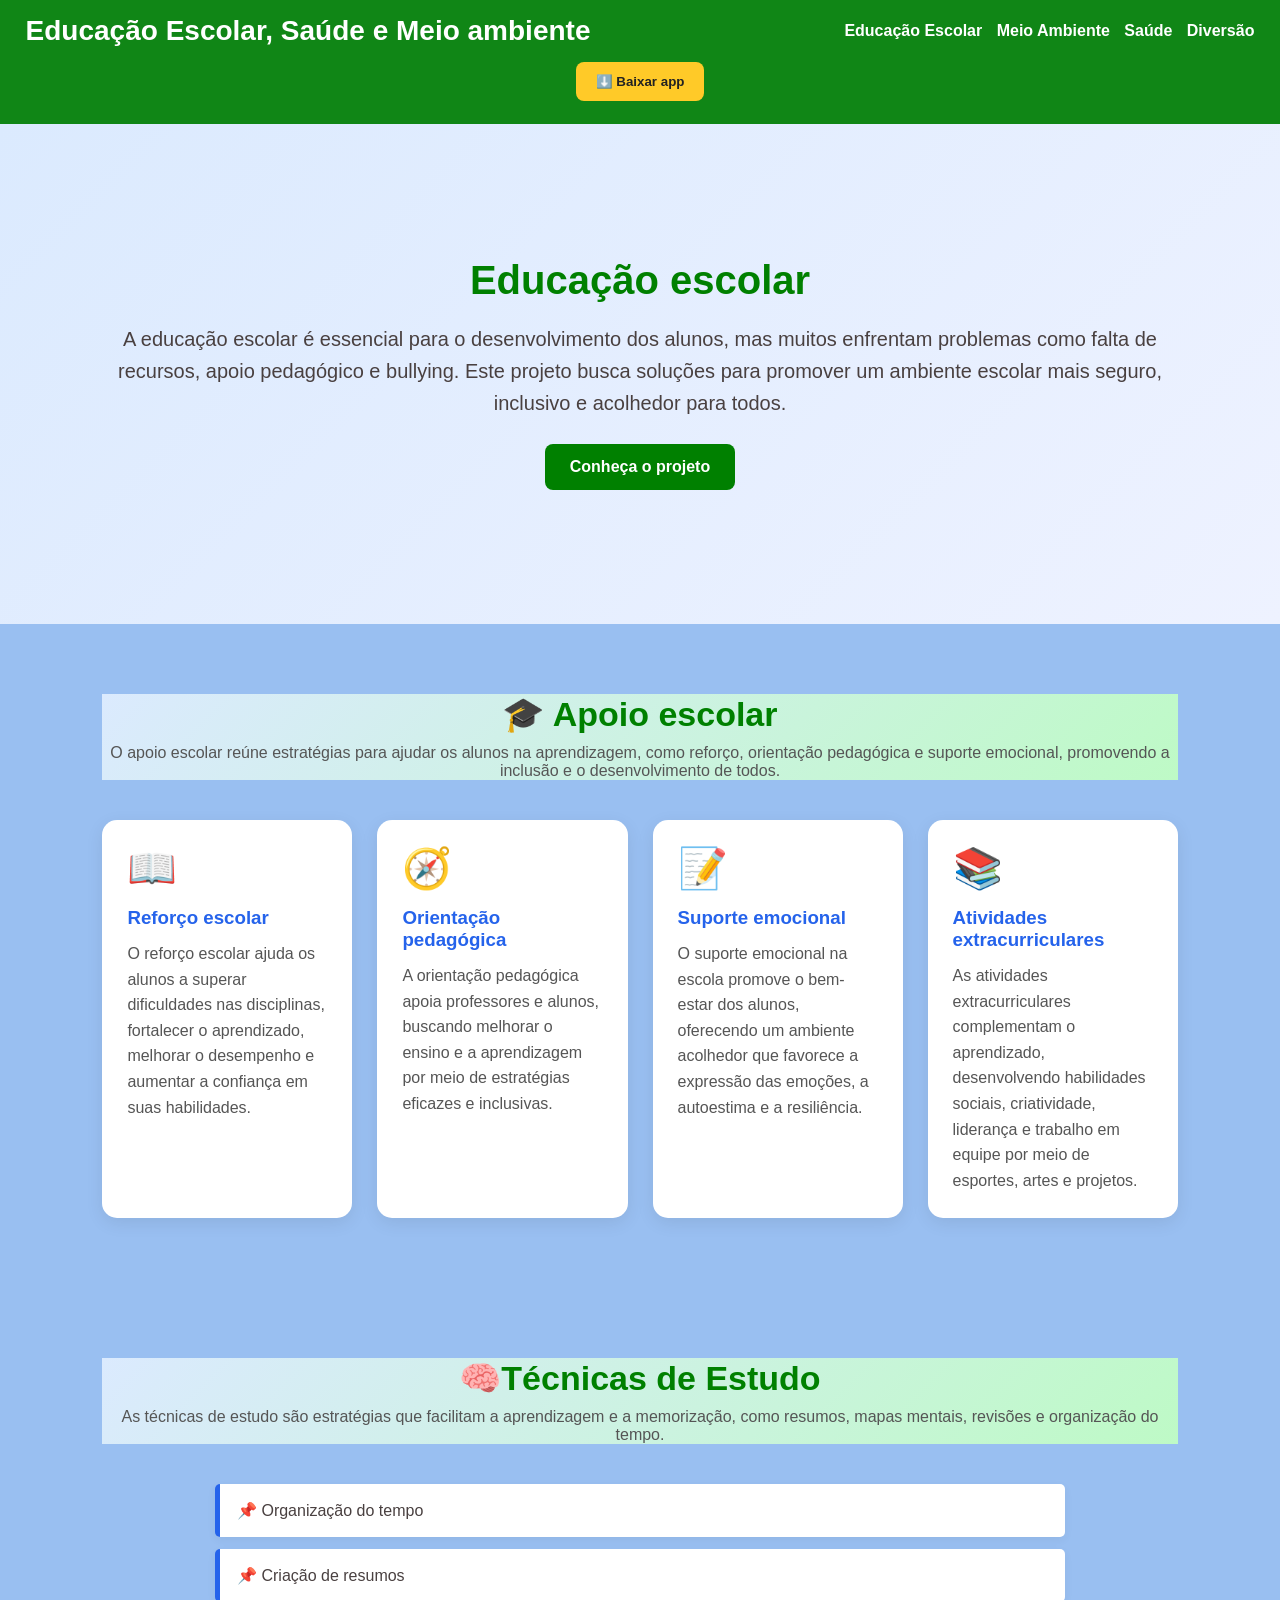
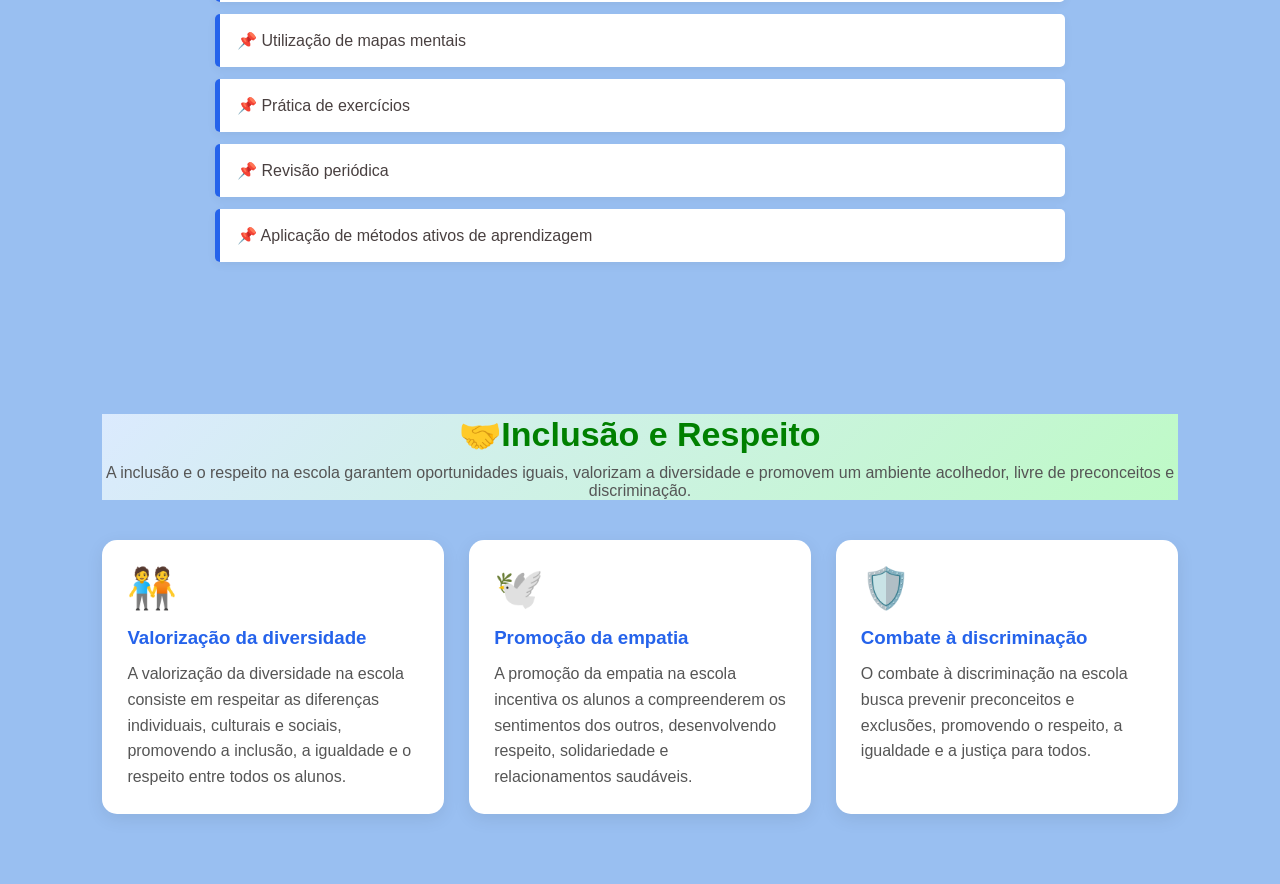
<file: index.html>
<!DOCTYPE html>
<html lang="pt-br">
<head>
    <meta charset="UTF-8">
    <meta name="viewport" content="width=device-width, initial-scale=1.0">
    <title>Educação escolar, Saúde e Meio ambiente</title>
    <meta name="theme-color" content="#108616">
    <link rel="stylesheet" href="./style.css">
    <style>
      /* Ajustes somente para telas pequenas; style.css permanece intacto. */
      @media (max-width: 600px) {
        header { padding: 12px 4%; }
        .topo { gap: 12px; }
        .logo { font-size: 21px; line-height: 1.3; overflow-wrap: anywhere; }
        nav { display: flex; flex-wrap: wrap; justify-content: center; gap: 6px; }
        nav a { margin: 3px; font-size: 14px; }
        .install-area { margin-top: 12px; }
        .app { min-height: auto; padding: 42px 5%; }
        .app h1 { font-size: clamp(28px, 8vw, 36px); line-height: 1.2; }
        .app p { font-size: 17px; line-height: 1.55; }
        section { padding: 42px 5%; }
        .titulo { padding: 12px; overflow-wrap: anywhere; }
        .titulo h2 { font-size: clamp(24px, 6.5vw, 30px); line-height: 1.25; }
        .titulo p, .card p { font-size: 16px; line-height: 1.55; }
        .cards { grid-template-columns: minmax(0, 1fr); gap: 16px; }
        .card { min-width: 0; padding: 20px; overflow-wrap: anywhere; }
        .tecnica li { overflow-wrap: anywhere; }
      }
    </style>
    <link rel="manifest" href="manifest.json">
</head>
<body>
    <header>
            <div class="topo">
              <div class="logo">Educação Escolar, Saúde e Meio ambiente</div>
            
            <nav>
                <a href="index.html">Educação Escolar</a>
                <a href="meio_ambiente.html">Meio Ambiente</a>
                <a href="saude.html">Saúde</a>
                <a href="diversao.html">Diversão</a>
            </nav>
    </div>
            <div class="install-area">
                <button class="install-button" id="installAppButton" type="button">⬇️ Baixar app</button>
                <p class="install-message" id="installAppMessage" aria-live="polite"></p>
            </div>
   </header>
            <section class="app">
                <div>
                    <h1>
                    Educação escolar
                   </h1>
                    <p>A educação escolar é essencial para o desenvolvimento dos alunos, mas muitos enfrentam 
                      problemas como falta de recursos, apoio pedagógico e bullying. Este projeto busca soluções
                       para promover um ambiente escolar mais seguro, inclusivo e acolhedor para todos.
                </p>
                <a href="#apoio" class="botao">Conheça o projeto</a>
               </div>
            </section>

            <section id="apoio">
                <div class="titulo">
                    <h2>
                     🎓 Apoio escolar
                   </h2>

                    <p>O apoio escolar reúne estratégias para ajudar os alunos na 
                      aprendizagem, como reforço, orientação pedagógica e suporte 
                      emocional, promovendo a inclusão e o desenvolvimento de todos.
                </p>
               </div>
               <div class="cards">
                <div class="card">
                    <div class="emoji">📖</div>
                    <h3> Reforço escolar</h3>
                    <p>O reforço escolar ajuda os alunos a superar dificuldades nas 
                      disciplinas, fortalecer o aprendizado, melhorar o desempenho e 
                      aumentar a confiança em suas habilidades.</p>
                </div>
                <div class="card">
                    <div class="emoji">🧭</div>
                    <h3>Orientação pedagógica</h3>
                    <p>A orientação pedagógica apoia professores e alunos, buscando melhorar o ensino e a aprendizagem por meio de estratégias eficazes e inclusivas.</p>
                </div>
                <div class="card">
                    <div class="emoji">📝</div>
                    <h3> Suporte emocional</h3>
                    <p>O suporte emocional na escola promove o bem-estar dos alunos, oferecendo um ambiente acolhedor que favorece a expressão das emoções, a autoestima e a resiliência.</p>
                </div>
                <div class="card">
                    <div class="emoji">📚</div>
                    <h3>Atividades extracurriculares</h3>
                    <p>As atividades extracurriculares complementam o aprendizado, desenvolvendo habilidades sociais, criatividade, liderança e trabalho em equipe por meio de esportes, artes e projetos.</p>
                </div>
               </div>
            </section>
            <section id="estudo">
              <div class="titulo">
                <h2>🧠Técnicas de Estudo</h2>
                <p>As técnicas de estudo são estratégias que facilitam a aprendizagem e a memorização, como resumos, mapas mentais, revisões e organização do tempo.</p>
              </div>
              <ul class="tecnica">
                <div class="tecnica">
                  <li>📌 Organização do tempo</li>
                </div>
                <div class="tecnica">
                  <li>📌 Criação de resumos</li>
                </div>
                <div class="tecnica">
                  <li>📌 Utilização de mapas mentais</li>
                </div>
                <div class="tecnica">
                  <li>📌 Prática de exercícios</li>
                </div>
                <div class="tecnica">
                  <li>📌 Revisão periódica</li>
                </div>
                <div class="tecnica">
                  <li>📌 Aplicação de métodos ativos de aprendizagem</li>
                </div>
              </ul>
            </section>
            <section id="motivacao">
              <div class="titulo">
                <h2>🤝Inclusão e Respeito</h2>
                <p>A inclusão e o respeito na escola garantem oportunidades iguais, valorizam a diversidade e promovem um ambiente acolhedor, livre de preconceitos e discriminação.</p>
              </div>
              <div class="cards">
                <div class="card">
                    <div class="emoji">🧑‍🤝‍🧑</div>
                  <h3>Valorização da diversidade</h3>
                  <p>A valorização da diversidade na escola consiste em respeitar as diferenças individuais, culturais e sociais, promovendo a inclusão, a igualdade e o respeito entre todos os alunos.</p>
                </div>
                <div class="card">
                    <div class="emoji">🕊️</div>
                  <h3>Promoção da empatia</h3>
                  <p>A promoção da empatia na escola incentiva os alunos a compreenderem os sentimentos dos outros, desenvolvendo respeito, solidariedade e relacionamentos saudáveis.</p>
                </div>
                <div class="card">
                    <div class="emoji">🛡️</div>
                  <h3>Combate à discriminação</h3>
                  <p>O combate à discriminação na escola busca prevenir preconceitos e exclusões, promovendo o respeito, a igualdade e a justiça para todos.</p>
                </div>
            </section>
    <script src="./pwa.js" defer></script>
    <script>
      let nome = prompt("Qual é o seu nome?");
      window.alert(`Olá, ${nome}! Bem-vindo(a) ao nosso site sobre Educação Escolar, Saúde e Meio Ambiente! 
      Você está prestes a explorar informações valiosas sobre educação, saúde e meio ambiente. Aproveite a leitura e descubra como podemos contribuir para um futuro melhor!`);
    </script>
</body>
</html>
</file>
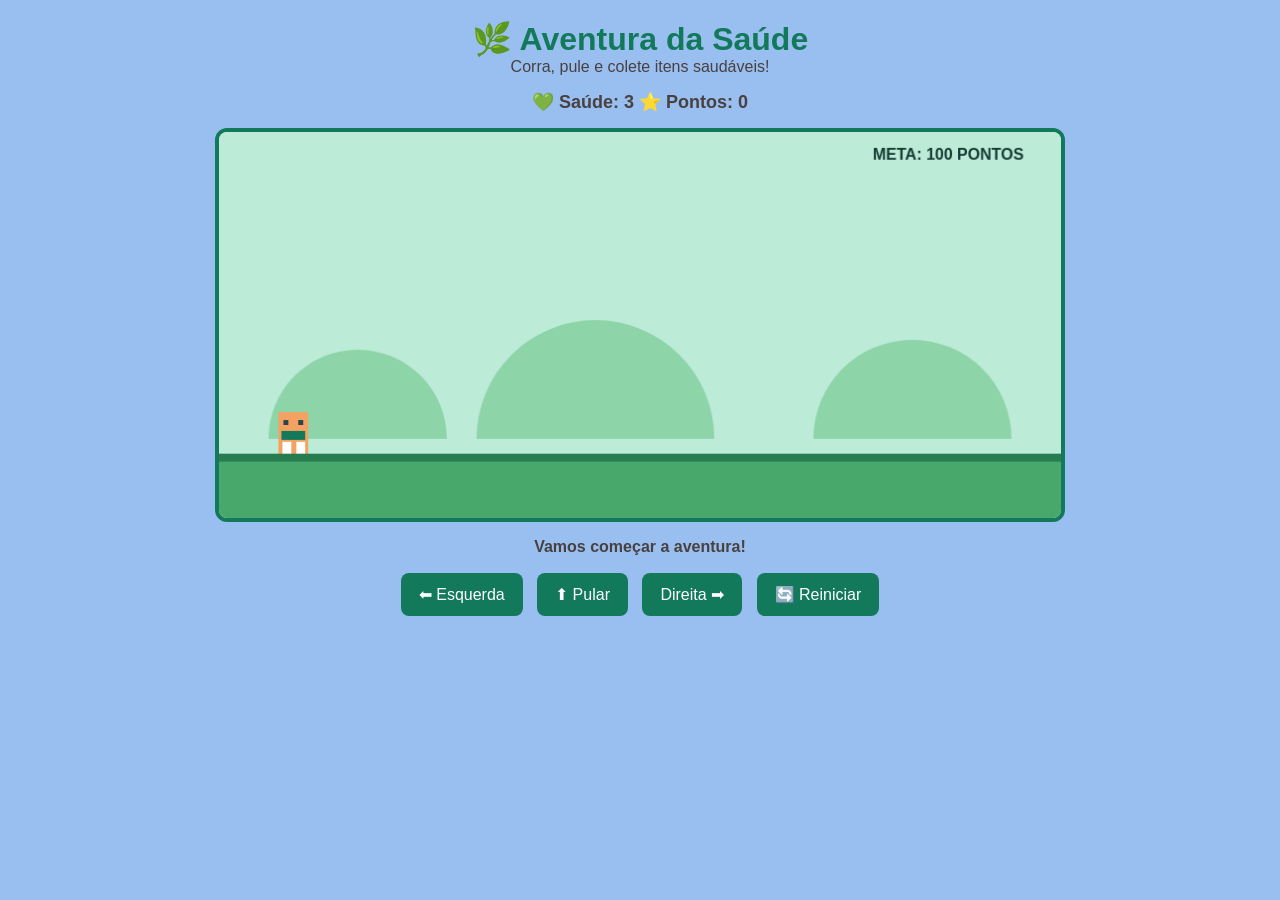
<file: aventura_da_aventura.html>
<!DOCTYPE html>
<html lang="pt-BR">
<head>
<meta charset="UTF-8">
<meta name="viewport" content="width=device-width, initial-scale=1.0">
<title>Aventura da Saúde</title>

<style>
* {
    box-sizing: border-box;
}

body {
    margin: 0;
    padding: 20px;
    font-family: Arial, sans-serif;
    text-align: center;
    background: #eaf8f1;
    color: #173b35;
}

h1 {
    color: #13795b;
}

.info {
    font-size: 18px;
    font-weight: bold;
    margin: 15px;
}

canvas {
    width: 100%;
    max-width: 850px;
    background: #bcebd7;
    border: 4px solid #13795b;
    border-radius: 12px;
}

button {
    padding: 12px 18px;
    margin: 5px;
    border: none;
    border-radius: 8px;
    background: #13795b;
    color: white;
    font-size: 16px;
    cursor: pointer;
}

button:hover {
    background: #0d6047;
}

#mensagem {
    font-weight: bold;
    margin: 12px;
}
</style>
    <link rel="stylesheet" href="style.css">
    <link rel="manifest" href="manifest.json">
    <meta name="theme-color" content="#1b5e20">
</head>

<body>

<h1>🌿 Aventura da Saúde</h1>
<p>Corra, pule e colete itens saudáveis!</p>

<div class="info">
    💚 Saúde: <span id="saude">3</span>
    ⭐ Pontos: <span id="pontos">0</span>
</div>

<canvas id="jogo" width="850" height="390"></canvas>

<p id="mensagem">
    Use as setas para andar e ESPAÇO para pular!
</p>

<button id="esquerda">⬅ Esquerda</button>
<button id="pular">⬆ Pular</button>
<button id="direita">Direita ➡</button>
<button id="reiniciar">🔄 Reiniciar</button>

<script>
const canvas = document.getElementById("jogo");
const ctx = canvas.getContext("2d");

const chao = 325;

let personagem;
let obstaculos;
let itens;
let teclas;
let saude;
let pontos;
let quadro;
let fim;
let invencivel;

function iniciar() {
    personagem = {
        x: 60,
        y: chao - 42,
        largura: 30,
        altura: 42,
        velocidadeY: 0,
        noChao: true
    };

    obstaculos = [];
    itens = [];
    teclas = {};

    saude = 3;
    pontos = 0;
    quadro = 0;
    fim = false;
    invencivel = 0;

    document.getElementById("mensagem").textContent =
        "Vamos começar a aventura!";

    atualizarInfo();
}

function atualizarInfo() {
    document.getElementById("saude").textContent = saude;
    document.getElementById("pontos").textContent = pontos;
}

function pular() {
    if (!fim && personagem.noChao) {
        personagem.velocidadeY = -12;
        personagem.noChao = false;
    }
}

document.addEventListener("keydown", function(e) {
    teclas[e.key] = true;

    if (e.key === " " || e.key === "ArrowUp") {
        e.preventDefault();
        pular();
    }
});

document.addEventListener("keyup", function(e) {
    teclas[e.key] = false;
});

document.getElementById("esquerda").onpointerdown =
    () => teclas.ArrowLeft = true;

document.getElementById("direita").onpointerdown =
    () => teclas.ArrowRight = true;

["esquerda", "direita"].forEach(id => {
    const botao = document.getElementById(id);

    ["pointerup", "pointerleave", "pointercancel"].forEach(evento => {
        botao.addEventListener(evento, () => {
            teclas[id === "esquerda" ? "ArrowLeft" : "ArrowRight"] = false;
        });
    });
});

document.getElementById("pular").onclick = pular;
document.getElementById("reiniciar").onclick = iniciar;

function colidiu(a, b) {
    return a.x < b.x + b.largura &&
           a.x + a.largura > b.x &&
           a.y < b.y + b.altura &&
           a.y + a.altura > b.y;
}

function criarObjetos() {
    if (quadro % 85 === 0) {
        obstaculos.push({
            x: canvas.width,
            y: chao - 28,
            largura: 28,
            altura: 28,
            emoji: Math.random() < 0.5 ? "🪨" : "💦"
        });
    }

    if (quadro % 110 === 0) {
        itens.push({
            x: canvas.width,
            y: chao - 70 - Math.random() * 60,
            largura: 25,
            altura: 25,
            emoji: Math.random() < 0.5 ? "🍎" : "💧"
        });
    }
}

function desenharCenario() {
    ctx.fillStyle = "#bcebd7";
    ctx.fillRect(0, 0, canvas.width, canvas.height);

    // Morros
    ctx.fillStyle = "#8dd5a9";

    ctx.beginPath();
    ctx.arc(140, 310, 90, Math.PI, 0);
    ctx.arc(380, 310, 120, Math.PI, 0);
    ctx.arc(700, 310, 100, Math.PI, 0);
    ctx.fill();

    // Chão
    ctx.fillStyle = "#48a86c";
    ctx.fillRect(0, chao, canvas.width, 65);

    ctx.fillStyle = "#277d50";
    ctx.fillRect(0, chao, canvas.width, 8);
}

function desenharPersonagem() {
    ctx.fillStyle = "#f4a261";
    ctx.fillRect(
        personagem.x,
        personagem.y,
        personagem.largura,
        personagem.altura
    );

    // Olhos
    ctx.fillStyle = "#264653";
    ctx.fillRect(personagem.x + 5, personagem.y + 8, 5, 5);
    ctx.fillRect(personagem.x + 20, personagem.y + 8, 5, 5);

    // Roupa
    ctx.fillStyle = "#13795b";
    ctx.fillRect(personagem.x + 3, personagem.y + 19, 24, 9);

    // Pernas
    ctx.fillStyle = "#ffffff";
    ctx.fillRect(personagem.x + 4, personagem.y + 30, 9, 12);
    ctx.fillRect(personagem.x + 18, personagem.y + 30, 9, 12);
}

function desenharObjetos() {
    ctx.font = "28px Arial";

    obstaculos.forEach(o => {
        ctx.fillText(o.emoji, o.x, o.y + 25);
    });

    itens.forEach(i => {
        ctx.fillText(i.emoji, i.x, i.y + 23);
    });
}

function terminar(vitoria) {
    fim = true;

    document.getElementById("mensagem").textContent =
        vitoria
        ? "🏆 Parabéns! Você venceu a Aventura da Saúde!"
        : "💚 Fim de jogo! Clique em Reiniciar para tentar novamente.";
}

function atualizar() {
    if (fim) return;

    quadro++;

    // Movimento horizontal
    if (teclas.ArrowLeft) personagem.x -= 4;
    if (teclas.ArrowRight) personagem.x += 4;

    personagem.x = Math.max(
        0,
        Math.min(canvas.width - personagem.largura, personagem.x)
    );

    // Gravidade e pulo
    personagem.y += personagem.velocidadeY;
    personagem.velocidadeY += 0.6;

    if (personagem.y + personagem.altura >= chao) {
        personagem.y = chao - personagem.altura;
        personagem.velocidadeY = 0;
        personagem.noChao = true;
    }

    if (invencivel > 0) invencivel--;

    criarObjetos();

    const velocidade = 4 + Math.min(3, pontos / 150);

    // Obstáculos
    obstaculos.forEach(o => {
        o.x -= velocidade;

        if (colidiu(personagem, o) && invencivel === 0) {
            saude--;
            invencivel = 60;

            document.getElementById("mensagem").textContent =
                "Ops! Pule os obstáculos para proteger sua saúde!";

            atualizarInfo();

            if (saude <= 0) terminar(false);
        }
    });

    // Itens saudáveis
    itens.forEach(i => {
        i.x -= velocidade;

        if (colidiu(personagem, i)) {
            i.x = -100;
            pontos += 10;

            document.getElementById("mensagem").textContent =
                i.emoji === "💧"
                ? "Muito bem! A água é importante para o corpo!"
                : "Boa! Frutas fazem parte de uma alimentação saudável!";

            atualizarInfo();

            if (pontos >= 100) terminar(true);
        }
    });

    obstaculos = obstaculos.filter(o => o.x > -50);
    itens = itens.filter(i => i.x > -50);
}

function desenhar() {
    desenharCenario();
    desenharObjetos();
    desenharPersonagem();

    ctx.fillStyle = "#173b35";
    ctx.font = "bold 16px Arial";
    ctx.fillText("META: 100 PONTOS", 660, 28);
}

function loop() {
    atualizar();
    desenhar();
    requestAnimationFrame(loop);
}

iniciar();
loop();
</script>


<section class="instalacao" aria-label="Instalar aplicativo"><button id="installAppButton" type="button" hidden>Instalar aplicativo</button><p id="installAppMessage" aria-live="polite"></p></section>
    <script src="pwa.js" defer></script>
</body>
</html>
</file>
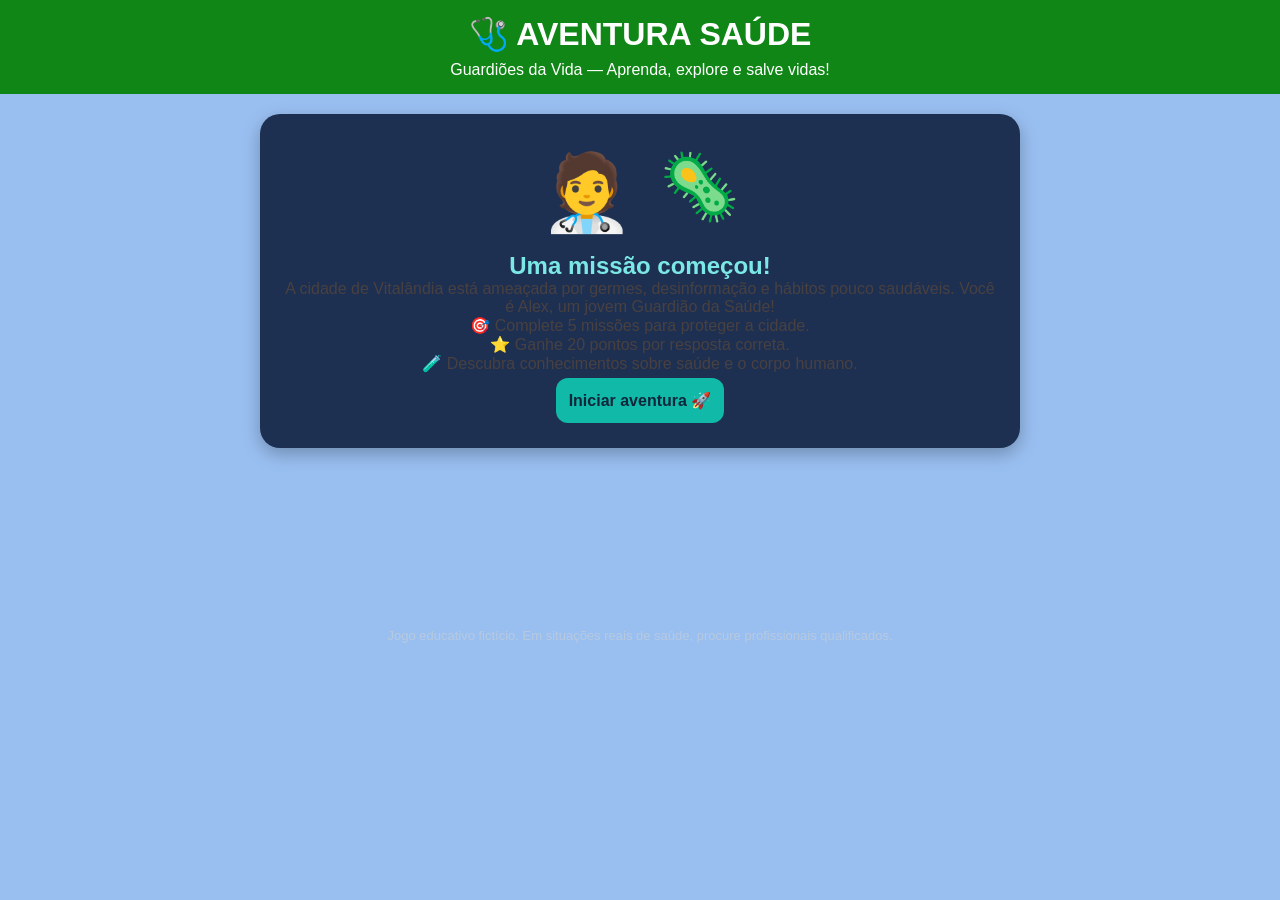
<file: bioaventura.html>
<!DOCTYPE html>
<html lang="pt-BR">
<head>
<meta charset="UTF-8">
<meta name="viewport" content="width=device-width, initial-scale=1.0">
<title>Aventura Saúde</title>

<style>
* { box-sizing: border-box; }

body {
    margin: 0;
    font-family: Arial, sans-serif;
    color: white;
    background: #101c35;
    text-align: center;
}

header {
    padding: 22px 10px;
    background: #087f8c;
}

h1 { margin: 0 0 8px; }

main {
    width: 94%;
    max-width: 760px;
    margin: 20px auto;
}

.painel {
    background: #1d3052;
    padding: 20px;
    border-radius: 20px;
    box-shadow: 0 6px 18px #0004;
}

.personagens {
    display: flex;
    justify-content: center;
    gap: 25px;
    margin: 15px 0;
}

.heroi {
    font-size: 75px;
    animation: flutuar 2s infinite ease-in-out;
}

.monstro {
    font-size: 65px;
}

@keyframes flutuar {
    50% { transform: translateY(-8px); }
}

.status {
    display: flex;
    justify-content: space-around;
    flex-wrap: wrap;
    gap: 10px;
    margin: 18px 0;
}

.status span {
    background: #30486d;
    padding: 10px;
    border-radius: 10px;
}

.mapa {
    display: flex;
    flex-wrap: wrap;
    justify-content: center;
    gap: 10px;
    margin: 20px 0;
}

.fase {
    background: #30486d;
    border: 2px solid #527096;
    color: white;
    padding: 13px;
    border-radius: 12px;
    cursor: pointer;
}

.fase.atual {
    border-color: #ffe066;
    background: #48658b;
}

.fase:disabled {
    opacity: 0.4;
    cursor: not-allowed;
}

h2 { color: #7ce8e5; }

button {
    font-size: 16px;
    cursor: pointer;
    border: none;
    border-radius: 12px;
    padding: 13px;
    margin: 5px;
}

.acao {
    background: #10b9a8;
    color: #10263b;
    font-weight: bold;
}

.opcao {
    width: 100%;
    background: #30486d;
    color: white;
    text-align: left;
    margin: 6px 0;
    border: 2px solid transparent;
}

.opcao:hover:not(:disabled) {
    border-color: #7ce8e5;
}

.opcao:disabled { cursor: default; }

.certa {
    background: #176b4a !important;
    border-color: #64edaa !important;
}

.errada {
    background: #873b49 !important;
    border-color: #ff8794 !important;
}

#feedback {
    line-height: 1.6;
    min-height: 24px;
}

.barra {
    background: #40516b;
    height: 12px;
    border-radius: 10px;
    overflow: hidden;
}

#progresso {
    width: 0%;
    height: 100%;
    background: #ffe066;
    transition: width .3s;
}

.escondido { display: none; }

footer {
    padding: 20px;
    color: #b7c9df;
    font-size: 13px;
}
</style>
    <link rel="stylesheet" href="style.css">
    <link rel="manifest" href="manifest.json">
    <meta name="theme-color" content="#1b5e20">
</head>

<body>

<header>
    <h1>🩺 AVENTURA SAÚDE</h1>
    <p>Guardiões da Vida — Aprenda, explore e salve vidas!</p>
</header>

<main>
<section class="painel" id="inicio">
    <div class="personagens">
        <div class="heroi">🧑‍⚕️</div>
        <div class="monstro">🦠</div>
    </div>

    <h2>Uma missão começou!</h2>

    <p>
        A cidade de Vitalândia está ameaçada por germes,
        desinformação e hábitos pouco saudáveis.
        Você é Alex, um jovem Guardião da Saúde!
    </p>

    <p>🎯 Complete 5 missões para proteger a cidade.</p>
    <p>⭐ Ganhe 20 pontos por resposta correta.</p>
    <p>🧪 Descubra conhecimentos sobre saúde e o corpo humano.</p>

    <button class="acao" onclick="comecar()">Iniciar aventura 🚀</button>
</section>

<section class="painel escondido" id="jogo">
    <div class="personagens">
        <div>
            <div class="heroi">🧑‍⚕️</div>
            <strong>Alex, o Guardião</strong>
        </div>
        <div>
            <div class="monstro" id="inimigo">🦠</div>
            <strong id="nomeInimigo">Rei dos Germes</strong>
        </div>
    </div>

    <div class="status">
        <span>❤️ Energia: <b id="energia">100</b></span>
        <span>⭐ Pontos: <b id="pontos">0</b></span>
        <span>🗺️ Fase: <b id="faseNumero">1</b>/5</span>
    </div>

    <div class="barra">
        <div id="progresso"></div>
    </div>

    <div class="mapa" id="mapa"></div>

    <h2 id="tituloFase"></h2>
    <p id="historia"></p>
    <h3 id="pergunta"></h3>

    <div id="alternativas"></div>
    <p id="feedback" aria-live="polite"></p>

    <button id="continuar" class="acao escondido"
        onclick="avancar()">Continuar aventura ➜</button>
</section>

<section class="painel escondido" id="final">
    <div style="font-size:75px" id="trofeu">🏆</div>
    <h2 id="tituloFinal">Missão concluída!</h2>
    <p id="resumoFinal"></p>
    <p id="mensagemFinal"></p>
    <button class="acao" onclick="comecar()">Jogar novamente 🔄</button>
</section>

<section class="instalacao" aria-label="Instalar aplicativo"><button id="installAppButton" type="button" hidden>Instalar aplicativo</button><p id="installAppMessage" aria-live="polite"></p></section>
</main>

<footer>
    Jogo educativo fictício. Em situações reais de saúde,
    procure profissionais qualificados.
</footer>

<script>
const missoes = [
{
    nome: "Floresta dos Germes",
    inimigo: "Monstro das Bactérias",
    emoji: "🦠",
    historia: "Alex precisa atravessar a floresta sem espalhar microrganismos que podem causar doenças.",
    pergunta: "Qual é uma forma eficaz de reduzir a transmissão de muitos microrganismos?",
    opcoes: [
        "Lavar as mãos com água e sabão",
        "Compartilhar toalhas usadas",
        "Evitar lavar as mãos",
        "Usar o mesmo copo de todos"
    ],
    correta: 0,
    explicacao: "Muito bem! Lavar as mãos com água e sabão ajuda a remover microrganismos."
},
{
    nome: "Laboratório do Corpo",
    inimigo: "Robô Inflamatório",
    emoji: "🤖",
    historia: "No laboratório, Alex precisa descobrir qual órgão bombeia o sangue pelo corpo.",
    pergunta: "Qual órgão funciona como uma bomba para movimentar o sangue?",
    opcoes: [
        "Estômago",
        "Coração",
        "Pulmão",
        "Rim"
    ],
    correta: 1,
    explicacao: "Correto! O coração bombeia o sangue pelo sistema circulatório."
},
{
    nome: "Vale da Alimentação",
    inimigo: "Dragão do Açúcar",
    emoji: "🐉",
    historia: "O dragão escondeu os alimentos da cidade. Alex precisa escolher hábitos alimentares saudáveis.",
    pergunta: "Qual atitude favorece uma alimentação equilibrada?",
    opcoes: [
        "Comer somente doces",
        "Pular todas as refeições",
        "Variar os alimentos e incluir frutas e verduras",
        "Beber apenas refrigerante"
    ],
    correta: 2,
    explicacao: "Ótimo! Variar os alimentos ajuda a fornecer diferentes nutrientes."
},
{
    nome: "Montanha da Respiração",
    inimigo: "Fumaça Sombria",
    emoji: "🌫️",
    historia: "Uma fumaça misteriosa cobre a montanha. Alex precisa proteger o sistema respiratório.",
    pergunta: "Qual órgão é essencial para as trocas gasosas da respiração?",
    opcoes: [
        "Fígado",
        "Bexiga",
        "Intestino",
        "Pulmões"
    ],
    correta: 3,
    explicacao: "Isso mesmo! Nos pulmões, o oxigênio passa para o sangue e o dióxido de carbono é eliminado."
},
{
    nome: "Hospital da Esperança",
    inimigo: "Vilão da Desinformação",
    emoji: "👾",
    historia: "O vilão espalha conselhos perigosos. Alex precisa escolher uma atitude segura diante de uma emergência.",
    pergunta: "Uma pessoa desmaia e não responde. O que fazer?",
    opcoes: [
        "Dar água imediatamente",
        "Verificar se o local é seguro, chamar o SAMU (192) e seguir as orientações do atendente",
        "Sacudir a pessoa com força",
        "Deixá-la sozinha"
    ],
    correta: 1,
    explicacao: "Correto! Acione o SAMU pelo 192, verifique a respiração e siga as instruções do atendente. Não ofereça líquidos a uma pessoa inconsciente."
}
];

let fase = 0;
let pontos = 0;
let energia = 100;
let respondeu = false;
let desbloqueadas = 1;

const $ = id => document.getElementById(id);

function comecar() {
    fase = 0;
    pontos = 0;
    energia = 100;
    respondeu = false;
    desbloqueadas = 1;

    $("inicio").classList.add("escondido");
    $("final").classList.add("escondido");
    $("jogo").classList.remove("escondido");

    desenharMapa();
    mostrarMissao();
}

function desenharMapa() {
    const mapa = $("mapa");
    mapa.replaceChildren();

    missoes.forEach((m, i) => {
        const botao = document.createElement("button");
        botao.className = "fase" + (i === fase ? " atual" : "");
        botao.textContent = (i < desbloqueadas ? "🔓 " : "🔒 ") + (i + 1);
        botao.disabled = i >= desbloqueadas;
        botao.title = m.nome;

        botao.addEventListener("click", () => {
            if (i < desbloqueadas) {
                fase = i;
                mostrarMissao();
            }
        });

        mapa.appendChild(botao);
    });
}

function mostrarMissao() {
    respondeu = false;
    const m = missoes[fase];

    $("faseNumero").textContent = fase + 1;
    $("pontos").textContent = pontos;
    $("energia").textContent = energia;
    $("progresso").style.width = (fase / missoes.length * 100) + "%";
    $("inimigo").textContent = m.emoji;
    $("nomeInimigo").textContent = m.inimigo;
    $("tituloFase").textContent = "🗺️ " + m.nome;
    $("historia").textContent = m.historia;
    $("pergunta").textContent = m.pergunta;
    $("feedback").textContent = "";
    $("continuar").classList.add("escondido");

    const area = $("alternativas");
    area.replaceChildren();

    m.opcoes.forEach((texto, i) => {
        const botao = document.createElement("button");
        botao.className = "opcao";
        botao.textContent = String.fromCharCode(65 + i) + ") " + texto;
        botao.addEventListener("click", () => responder(i));
        area.appendChild(botao);
    });

    desenharMapa();
}

function responder(escolha) {
    if (respondeu) return;
    respondeu = true;

    const m = missoes[fase];
    const botoes = $("alternativas").querySelectorAll("button");

    botoes.forEach((b, i) => {
        b.disabled = true;
        if (i === m.correta) b.classList.add("certa");
    });

    if (escolha === m.correta) {
        pontos += 20;
        energia = Math.min(100, energia + 5);
        $("feedback").textContent = "✅ Acertou! " + m.explicacao;
    } else {
        energia = Math.max(0, energia - 10);
        botoes[escolha].classList.add("errada");
        $("feedback").textContent = "❌ Resposta incorreta. " + m.explicacao;
    }

    $("pontos").textContent = pontos;
    $("energia").textContent = energia;
    $("progresso").style.width = ((fase + 1) / missoes.length * 100) + "%";

    $("continuar").textContent =
        fase === missoes.length - 1
        ? "Concluir aventura 🏆"
        : "Avançar para a próxima fase ➜";

    $("continuar").classList.remove("escondido");
}

function avancar() {
    if (fase < missoes.length - 1) {
        fase++;
        desbloqueadas = Math.max(desbloqueadas, fase + 1);
        mostrarMissao();
    } else {
        terminar();
    }
}

function terminar() {
    $("jogo").classList.add("escondido");
    $("final").classList.remove("escondido");
    $("progresso").style.width = "100%";

    $("resumoFinal").textContent =
        "Você conquistou " + pontos + " de 100 pontos e terminou as 5 missões!";

    if (pontos === 100) {
        $("trofeu").textContent = "🥇";
        $("tituloFinal").textContent = "Lenda da Saúde!";
        $("mensagemFinal").textContent =
            "Você venceu todos os desafios! Conhecimento desbloqueado!";
    } else if (pontos >= 60) {
        $("trofeu").textContent = "🏆";
        $("tituloFinal").textContent = "Guardião da Saúde!";
        $("mensagemFinal").textContent =
            "Excelente aventura! Continue aprendendo para proteger vidas.";
    } else {
        $("trofeu").textContent = "🩺";
        $("tituloFinal").textContent = "Treinamento concluído!";
        $("mensagemFinal").textContent =
            "Todo herói aprende com os desafios. Jogue novamente para praticar!";
    }
}
</script>
    <script src="pwa.js" defer></script>
</body>
</html>
</file>
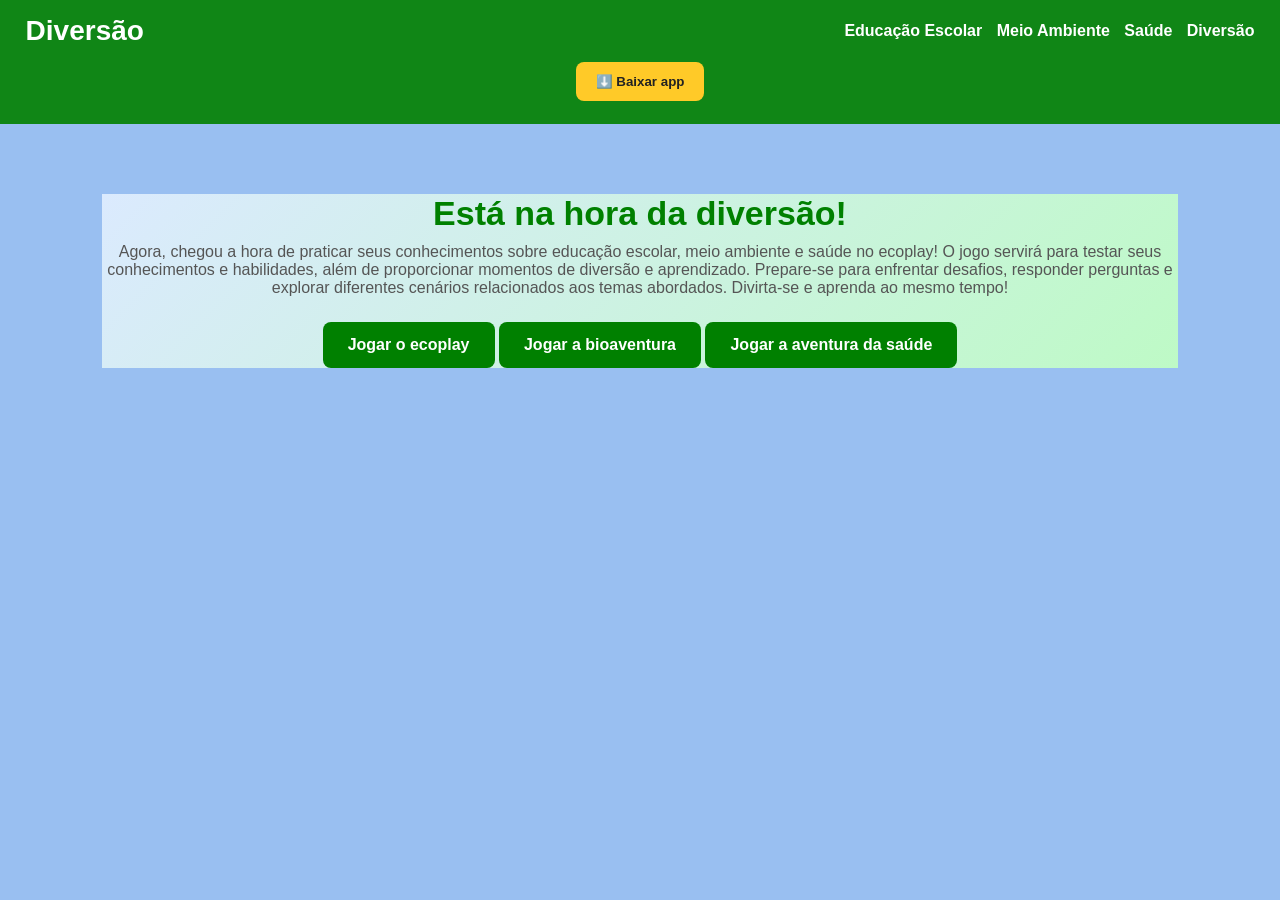
<file: diversao.html>
<!DOCTYPE html>
<html lang="pt-br">
<head>
    <meta charset="UTF-8">
    <meta name="viewport" content="width=device-width, initial-scale=1.0">
   <link rel="stylesheet" href="style.css">
    <title>Diversão</title>
    <link rel="manifest" href="manifest.json">
    <meta name="theme-color" content="#1b5e20">
</head>
<body>
    <header>
            <div class="topo">
              <div class="logo">Diversão</div>
            
            <nav>
                <a href="index.html">Educação Escolar</a>
                <a href="meio_ambiente.html">Meio Ambiente</a>
                <a href="saude.html">Saúde</a>
                <a href="diversao.html">Diversão</a>
            </nav>
    </div>
            <div class="install-area">
                <button class="install-button" id="installAppButton" type="button">⬇️ Baixar app</button>
                <p class="install-message" id="installAppMessage" aria-live="polite"></p>
            </div>
   </header>
    <section id="diversao">
            <div class="titulo">
            <h1>Está na hora da diversão!</h1>
            <p>Agora, chegou a hora de praticar seus conhecimentos sobre educação escolar, meio ambiente e saúde no ecoplay! O jogo servirá
               para testar seus conhecimentos e habilidades, além de proporcionar momentos de diversão e aprendizado. Prepare-se para enfrentar desafios, responder 
               perguntas e explorar diferentes cenários relacionados aos temas abordados. Divirta-se e aprenda ao mesmo tempo!
            </p>
            <a href="ecoplay.html" class="botao">Jogar o ecoplay</a>
            <a href="bioaventura.html" class="botao">Jogar a bioaventura</a>
            <a href="aventura_da_aventura.html" class="botao">Jogar a aventura da saúde</a>
            </div>
            
    <script src="pwa.js" defer></script>
</body>
</html>
</file>
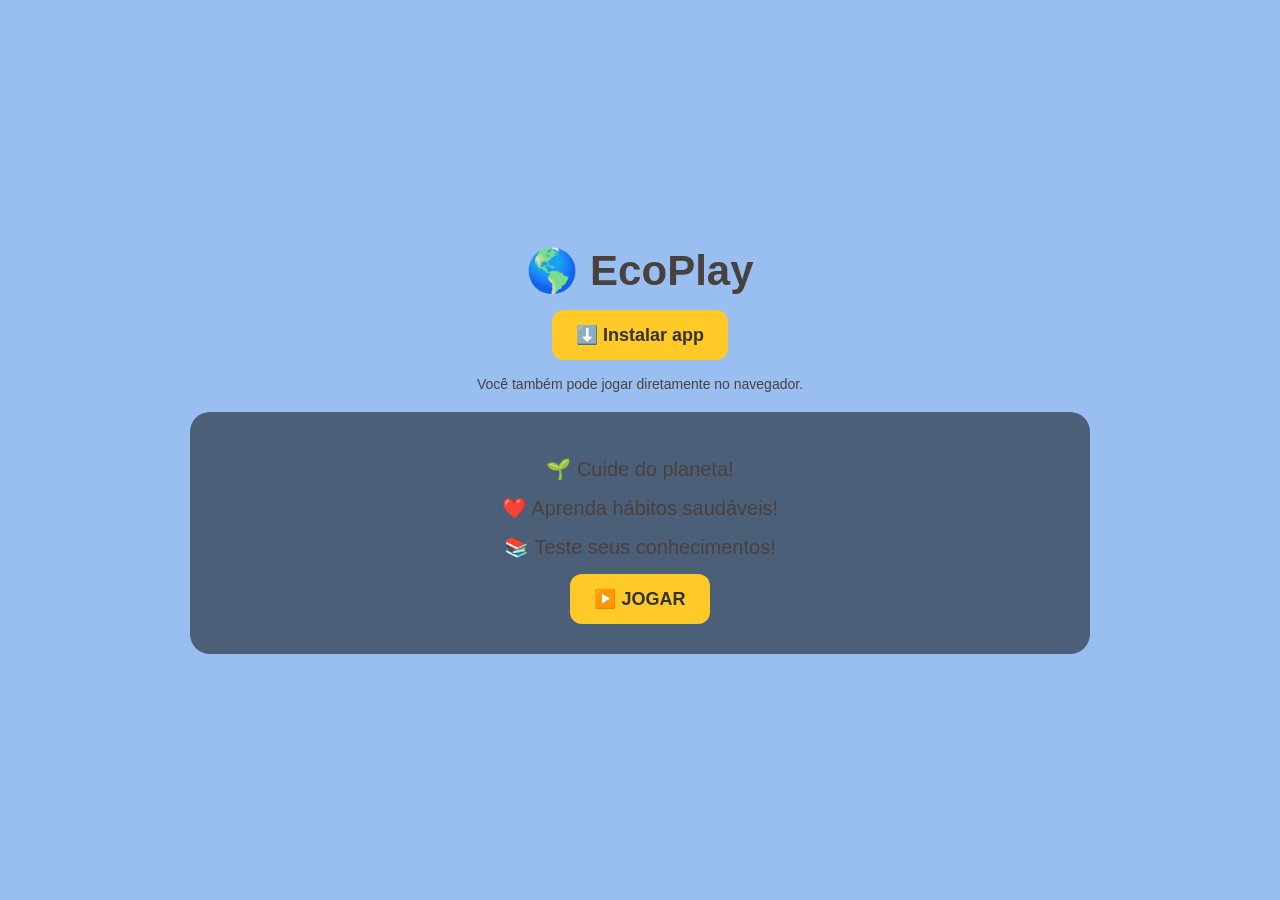
<file: ecoplay.html>
<!DOCTYPE html>
<html lang="pt-BR">
<head>
  <meta charset="UTF-8">
  <meta name="viewport" content="width=device-width, initial-scale=1">
  <meta name="theme-color" content="#1b5e20">
  <meta name="description" content="EcoPlay: um jogo educativo sobre meio ambiente, saúde e conhecimentos gerais.">
  <title>EcoPlay 🌎</title>
  <link rel="manifest" href="manifest.json">
  
  <style>
    * { box-sizing: border-box; margin: 0; padding: 0; }
    body {
      background: linear-gradient(135deg, #1b5e20, #81c784);
      min-height: 100vh; padding: 22px 0; font-family: Arial, sans-serif;
      display: flex; justify-content: center; align-items: center; color: white;
    }
    #app { width: 95%; max-width: 900px; text-align: center; }
    h1 { font-size: 42px; margin-bottom: 14px; }
    .install-area { margin: 0 0 18px; }
    #installAppButton { background: #ffca28; color: #333; }
    #installAppMessage { margin-top: 8px; font-size: 14px; min-height: 18px; }
    #menu, .panel {
      background: rgba(0,0,0,.5); padding: 30px; border-radius: 20px;
    }
    #menu p { font-size: 20px; margin: 15px; }
    button {
      border: none; border-radius: 12px; padding: 14px 24px; font-size: 18px;
      cursor: pointer; background: #ffca28; color: #333; font-weight: bold;
      touch-action: manipulation;
    }
    button:hover { background: #ffd95a; }
    button:focus-visible { outline: 3px solid white; outline-offset: 3px; }
    #jogoArea { display: none; }
    #placar {
      display: flex; justify-content: space-between; gap: 10px; flex-wrap: wrap;
      background: rgba(0,0,0,.5); padding: 12px 20px; border-radius: 12px 12px 0 0;
      font-size: 20px;
    }
    canvas {
      width: 100%; height: auto; background: #7bd35a; border: 4px solid white;
      display: block; margin: auto; touch-action: none;
    }
    #controles {
      margin: 15px auto 0; display: grid; grid-template-columns: repeat(3, 64px);
      justify-content: center; gap: 8px; user-select: none;
    }
    #controles button {
      padding: 8px; width: 64px; height: 56px; background: #fff; font-size: 22px;
      touch-action: none;
    }
    #baixo { grid-column: 2; }
    #mensagem { margin-top: 15px; font-size: 18px; min-height: 24px; }
    #perguntaArea { display:none; margin-top: 18px; }
    #perguntaTexto { font-size: 20px; margin-bottom: 16px; }
    .opcoes { display:flex; flex-wrap:wrap; justify-content:center; gap:10px; }
    .opcoes button { min-width: 100px; }
    #feedback { min-height:24px; margin:14px 0; font-weight:bold; }
    .acoes { display:flex; justify-content:center; flex-wrap:wrap; gap:10px; margin-top:16px; }
    @media (max-width: 600px) {
      h1 { font-size: 32px; }
      #menu, .panel { padding: 22px 14px; }
      #menu p { font-size: 18px; }
      #placar { font-size: 16px; padding: 10px; }
      button { font-size: 16px; padding: 12px 18px; }
    }
  </style>
    <link rel="stylesheet" href="style.css">
</head>
<body>
<div id="app">
  <h1>🌎 EcoPlay</h1>
  <div class="install-area">
    <button id="installAppButton" type="button">⬇️ Instalar app</button>
    <p id="installAppMessage" aria-live="polite">Você também pode jogar diretamente no navegador.</p>
  </div>

  <section id="menu">
    <p>🌱 Cuide do planeta!</p>
    <p>❤️ Aprenda hábitos saudáveis!</p>
    <p>📚 Teste seus conhecimentos!</p>
    <button id="jogarBtn" type="button">▶️ JOGAR</button>
  </section>

  <section id="jogoArea">
    <div id="placar">
      <span>⭐ Pontos: <strong id="pontos">0</strong></span>
      <span>🎮 Fase: <strong id="fase">1</strong>/3</span>
      <span>📦 Restam: <strong id="restantes">10</strong></span>
    </div>
    <canvas id="jogo" width="800" height="500" aria-label="Área do jogo EcoPlay"></canvas>
    <div id="controles" aria-label="Controles direcionais">
      <div></div><button type="button" data-key="ArrowUp" aria-label="Mover para cima">⬆️</button><div></div>
      <button type="button" data-key="ArrowLeft" aria-label="Mover para esquerda">⬅️</button>
      <button id="baixo" type="button" data-key="ArrowDown" aria-label="Mover para baixo">⬇️</button>
      <button type="button" data-key="ArrowRight" aria-label="Mover para direita">➡️</button>
    </div>
    <p id="mensagem" aria-live="polite">Use as setas ou WASD para movimentar 🙂</p>

    <section id="perguntaArea" class="panel">
      <p id="perguntaTexto"></p>
      <div id="opcoes" class="opcoes"></div>
      <p id="feedback" aria-live="polite"></p>
    </section>
    <div class="acoes">
      <button id="reiniciarBtn" type="button">🔄 Reiniciar</button>
      <button id="menuBtn" type="button">🏠 Menu</button>
    </div>
  </section>
</div>

<script>
(() => {
  "use strict";
  const canvas = document.getElementById("jogo");
  const ctx = canvas.getContext("2d");
  const $ = id => document.getElementById(id);

  let pontos = 0, fase = 1, jogoTerminado = false, jogoIniciado = false;
  let animationId = null, teclas = Object.create(null), objetos = [];
  let perguntaAtual = 0, perguntasRespondidas = false;

  const jogador = { x: 380, y: 230, tamanho: 32, velocidade: 4.5 };
  const perguntas = [
    { texto: "Qual atitude ajuda o meio ambiente?", opcoes: ["A) Jogar lixo no chão", "B) Reciclar", "C) Desperdiçar água"], correta: 1, explicacao: "Reciclar ajuda a reduzir o lixo e reaproveitar materiais." },
    { texto: "Qual hábito ajuda a manter o corpo hidratado?", opcoes: ["A) Beber água", "B) Nunca beber água", "C) Trocar água por refrigerante sempre"], correta: 0, explicacao: "Beber água regularmente ajuda o corpo a funcionar bem." },
    { texto: "Qual atitude economiza energia?", opcoes: ["A) Deixar luzes acesas sem necessidade", "B) Abrir a geladeira por muito tempo", "C) Apagar a luz ao sair"], correta: 2, explicacao: "Apagar as luzes quando não são necessárias evita desperdício." }
  ];

  function atualizarPlacar() {
    $("pontos").textContent = pontos;
    $("fase").textContent = fase;
    $("restantes").textContent = fase === 3 ? Math.max(0, perguntas.length - perguntaAtual) : objetos.length;
  }

  function posicaoLivre() {
    let x, y, tentativas = 0, sobreposto;
    do {
      x = 45 + Math.random() * (canvas.width - 90);
      y = 70 + Math.random() * (canvas.height - 110);
      sobreposto = Math.abs(x - jogador.x) < 65 && Math.abs(y - jogador.y) < 65;
      tentativas++;
    } while (sobreposto && tentativas < 30);
    return { x, y };
  }

  function criarObjetos() {
    objetos = [];
    let tipos = [];
    if (fase === 1) tipos = Array(10).fill("lixo");
    if (fase === 2) tipos = [...Array(5).fill("fruta"), ...Array(3).fill("agua"), ...Array(3).fill("ruim")];
    objetos = tipos.map(tipo => ({ ...posicaoLivre(), tamanho: 30, tipo }));
    atualizarPlacar();
  }

  function desenharFundo() {
    ctx.fillStyle = "#7bd35a";
    ctx.fillRect(0, 0, canvas.width, canvas.height);
    ctx.font = "40px Arial";
    ctx.fillText("🌳", 18, 80); ctx.fillText("🌳", 720, 100);
    ctx.fillText("🌳", 25, 460); ctx.fillText("🌳", 720, 460);
    ctx.font = "20px Arial"; ctx.fillStyle = "#146b2e";
    const titulos = { 1: "🌱 Fase 1: Cuide do meio ambiente!", 2: "❤️ Fase 2: Cuide da sua saúde!", 3: "📚 Fase 3: Teste seus conhecimentos!" };
    ctx.fillText(titulos[fase], 18, 30);
  }

  function desenharJogador() {
    ctx.font = "34px Arial";
    ctx.fillText("🙂", jogador.x, jogador.y + 29);
  }

  function desenharObjetos() {
    const emojis = { lixo: "🗑️", fruta: "🍎", agua: "💧", ruim: "🍔" };
    ctx.font = "30px Arial";
    objetos.forEach(obj => ctx.fillText(emojis[obj.tipo], obj.x, obj.y + 25));
  }

  function moverJogador() {
    if (teclas.ArrowUp || teclas.w || teclas.W) jogador.y -= jogador.velocidade;
    if (teclas.ArrowDown || teclas.s || teclas.S) jogador.y += jogador.velocidade;
    if (teclas.ArrowLeft || teclas.a || teclas.A) jogador.x -= jogador.velocidade;
    if (teclas.ArrowRight || teclas.d || teclas.D) jogador.x += jogador.velocidade;
    jogador.x = Math.max(0, Math.min(canvas.width - jogador.tamanho, jogador.x));
    jogador.y = Math.max(38, Math.min(canvas.height - jogador.tamanho, jogador.y));
  }

  function colisao(a, b) {
    return a.x < b.x + b.tamanho && a.x + a.tamanho > b.x &&
           a.y < b.y + b.tamanho && a.y + a.tamanho > b.y;
  }

  function verificarColisoes() {
    for (let i = objetos.length - 1; i >= 0; i--) {
      if (!colisao(jogador, objetos[i])) continue;
      const tipo = objetos[i].tipo;
      if (tipo === "lixo" || tipo === "fruta" || tipo === "agua") {
        pontos += 10;
        $("mensagem").textContent = tipo === "lixo" ? "♻️ Boa! Você recolheu um resíduo." :
          tipo === "fruta" ? "🍎 Boa escolha para uma alimentação variada!" : "💧 Hidratação é importante!";
      } else {
        pontos = Math.max(0, pontos - 5);
        $("mensagem").textContent = "🍔 Lembre-se: equilíbrio e variedade são importantes.";
      }
      objetos.splice(i, 1);
    }
    atualizarPlacar();
    if (objetos.length === 0) {
      if (fase === 1) {
        fase = 2; jogador.x = 380; jogador.y = 230; criarObjetos();
        $("mensagem").textContent = "🎉 Fase 1 concluída! Agora cuide da sua saúde.";
      } else if (fase === 2) {
        fase = 3; jogador.x = 380; jogador.y = 230; objetos = [];
        atualizarPlacar(); abrirPergunta();
      }
    }
  }

  function desenhar() {
    desenharFundo();
    if (fase < 3) desenharObjetos();
    desenharJogador();
  }

  function loop() {
    if (!jogoIniciado || jogoTerminado || fase === 3) {
      animationId = null;
      return;
    }
    moverJogador();
    verificarColisoes();
    desenhar();
    if (jogoIniciado && !jogoTerminado && fase < 3) animationId = requestAnimationFrame(loop);
    else animationId = null;
  }

  function iniciarJogo() {
    if (jogoIniciado && !jogoTerminado) return;
    $("menu").style.display = "none";
    $("jogoArea").style.display = "block";
    $("perguntaArea").style.display = "none";
    jogoIniciado = true; jogoTerminado = false;
    desenhar();
    if (animationId === null && fase < 3) animationId = requestAnimationFrame(loop);
  }

  function abrirPergunta() {
    if (perguntaAtual >= perguntas.length) return finalizarJogo();
    if (animationId !== null) { cancelAnimationFrame(animationId); animationId = null; }
    const p = perguntas[perguntaAtual];
    $("perguntaArea").style.display = "block";
    $("perguntaTexto").textContent = `Pergunta ${perguntaAtual + 1}/${perguntas.length}: ${p.texto}`;
    $("feedback").textContent = "";
    const opcoes = $("opcoes");
    opcoes.replaceChildren();
    p.opcoes.forEach((texto, indice) => {
      const btn = document.createElement("button");
      btn.type = "button"; btn.textContent = texto;
      btn.addEventListener("click", () => responder(indice));
      opcoes.appendChild(btn);
    });
    $("mensagem").textContent = "Escolha a resposta correta para continuar.";
    atualizarPlacar();
  }

  function responder(indice) {
    if (perguntasRespondidas) return;
    const p = perguntas[perguntaAtual];
    if (indice === p.correta) {
      pontos += 20;
      $("feedback").textContent = "✅ Correto! " + p.explicacao;
      $("feedback").style.color = "#c8ffbf";
      perguntasRespondidas = true;
      $("opcoes").querySelectorAll("button").forEach(b => b.disabled = true);
      atualizarPlacar();
      setTimeout(() => {
        perguntaAtual++;
        perguntasRespondidas = false;
        if (perguntaAtual >= perguntas.length) finalizarJogo();
        else abrirPergunta();
      }, 900);
    } else {
      pontos = Math.max(0, pontos - 5);
      $("feedback").textContent = "❌ Ainda não! Tente outra opção.";
      $("feedback").style.color = "#ffe082";
      atualizarPlacar();
    }
  }

  function finalizarJogo() {
    jogoTerminado = true; jogoIniciado = false;
    if (animationId !== null) cancelAnimationFrame(animationId);
    animationId = null;
    $("perguntaArea").style.display = "none";
    desenharFundo();
    ctx.fillStyle = "rgba(0,0,0,.82)";
    ctx.fillRect(0, 0, canvas.width, canvas.height);
    ctx.textAlign = "center"; ctx.fillStyle = "#fff";
    ctx.font = "48px Arial"; ctx.fillText("🏆 PARABÉNS!", canvas.width / 2, 170);
    ctx.font = "26px Arial"; ctx.fillText("Você completou o EcoPlay!", canvas.width / 2, 225);
    ctx.fillText("🌎 Cuidou do planeta!", canvas.width / 2, 275);
    ctx.fillText("❤️ Aprendeu sobre saúde!", canvas.width / 2, 320);
    ctx.fillText("📚 Testou seus conhecimentos!", canvas.width / 2, 365);
    ctx.font = "30px Arial"; ctx.fillText("⭐ Pontuação: " + pontos, canvas.width / 2, 425);
    ctx.textAlign = "left";
    $("mensagem").textContent = "Parabéns! Você concluiu todas as fases. Toque em Reiniciar para jogar novamente.";
    atualizarPlacar();
  }

  function reiniciar() {
    if (animationId !== null) cancelAnimationFrame(animationId);
    animationId = null; pontos = 0; fase = 1; jogoTerminado = false;
    jogoIniciado = true; perguntaAtual = 0; perguntasRespondidas = false;
    teclas = Object.create(null); jogador.x = 380; jogador.y = 230;
    $("menu").style.display = "none"; $("jogoArea").style.display = "block";
    $("perguntaArea").style.display = "none";
    $("mensagem").textContent = "Use as setas ou WASD para movimentar 🙂";
    criarObjetos(); atualizarPlacar(); desenhar();
    animationId = requestAnimationFrame(loop);
  }

  function voltarMenu() {
    if (animationId !== null) cancelAnimationFrame(animationId);
    animationId = null; jogoIniciado = false; jogoTerminado = true;
    teclas = Object.create(null);
    $("jogoArea").style.display = "none"; $("menu").style.display = "block";
  }

  document.addEventListener("keydown", event => {
    const key = event.key;
    if (["ArrowUp", "ArrowDown", "ArrowLeft", "ArrowRight", " "].includes(key)) event.preventDefault();
    teclas[key] = true;
  });
  document.addEventListener("keyup", event => { teclas[event.key] = false; });
  window.addEventListener("blur", () => { teclas = Object.create(null); });

  document.querySelectorAll("#controles button[data-key]").forEach(btn => {
    const key = btn.dataset.key;
    const down = event => { event.preventDefault(); teclas[key] = true; };
    const up = event => { event.preventDefault(); teclas[key] = false; };
    btn.addEventListener("pointerdown", down);
    btn.addEventListener("pointerup", up);
    btn.addEventListener("pointercancel", up);
    btn.addEventListener("lostpointercapture", up);
    btn.addEventListener("contextmenu", event => event.preventDefault());
  });

  $("jogarBtn").addEventListener("click", iniciarJogo);
  $("reiniciarBtn").addEventListener("click", reiniciar);
  $("menuBtn").addEventListener("click", voltarMenu);
  atualizarPlacar();

  // Registro do service worker: funciona em HTTPS ou localhost.
  if ("serviceWorker" in navigator && (location.protocol === "https:" || location.hostname === "localhost")) {
    window.addEventListener("load", () => navigator.serviceWorker.register("./service-worker.js").catch(() => {
      $("installAppMessage").textContent = "O jogo funciona no navegador; não foi possível ativar o modo offline.";
    }));
  }

  let installPrompt = null;
  const installButton = $("installAppButton");
  installButton.addEventListener("click", async () => {
    if (installPrompt) {
      installPrompt.prompt();
      const result = await installPrompt.userChoice;
      $("installAppMessage").textContent = result.outcome === "accepted" ?
        "Instalação aceita! Siga as instruções do navegador." : "Instalação cancelada. Você pode continuar jogando no navegador.";
      installPrompt = null; installButton.style.display = "none";
    } else {
      $("installAppMessage").textContent = "Para instalar: abra este site publicado em HTTPS no Chrome e use o menu ⋮ > Instalar app ou Adicionar à tela inicial. Em alguns navegadores, a opção aparece apenas quando os requisitos de instalação são atendidos.";
    }
  });
  window.addEventListener("beforeinstallprompt", event => {
    event.preventDefault(); installPrompt = event;
    $("installAppMessage").textContent = "Seu dispositivo pode instalar o EcoPlay!";
  });
  window.addEventListener("appinstalled", () => {
    $("installAppMessage").textContent = "EcoPlay instalado com sucesso!";
    installButton.style.display = "none";
  });
})();
  let eventoInstalacao = null; const botao = document.getElementById("installAppButton"); const mensagem = document.getElementById("installAppMessage"); window.addEventListener("beforeinstallprompt", (evento) => { evento.preventDefault(); eventoInstalacao = evento; botao.hidden = false; mensagem.textContent = "Seu aplicativo está pronto para instalação."; }); botao.addEventListener("click", async () => { if (eventoInstalacao) { eventoInstalacao.prompt(); const resultado = await eventoInstalacao.userChoice; mensagem.textContent = resultado.outcome === "accepted" ? "Instalação aceita!" : "Instalação cancelada."; eventoInstalacao = null; } else { mensagem.textContent = "Se a instalação estiver disponível, abra o menu do navegador e selecione Instalar app ou Adicionar à tela inicial."; } }); window.addEventListener("appinstalled", () => { mensagem.textContent = "Aplicativo instalado com sucesso!"; botao.hidden = true; }); 
</script>

    <script src="pwa.js" defer></script>
</body>
</html>
</file>
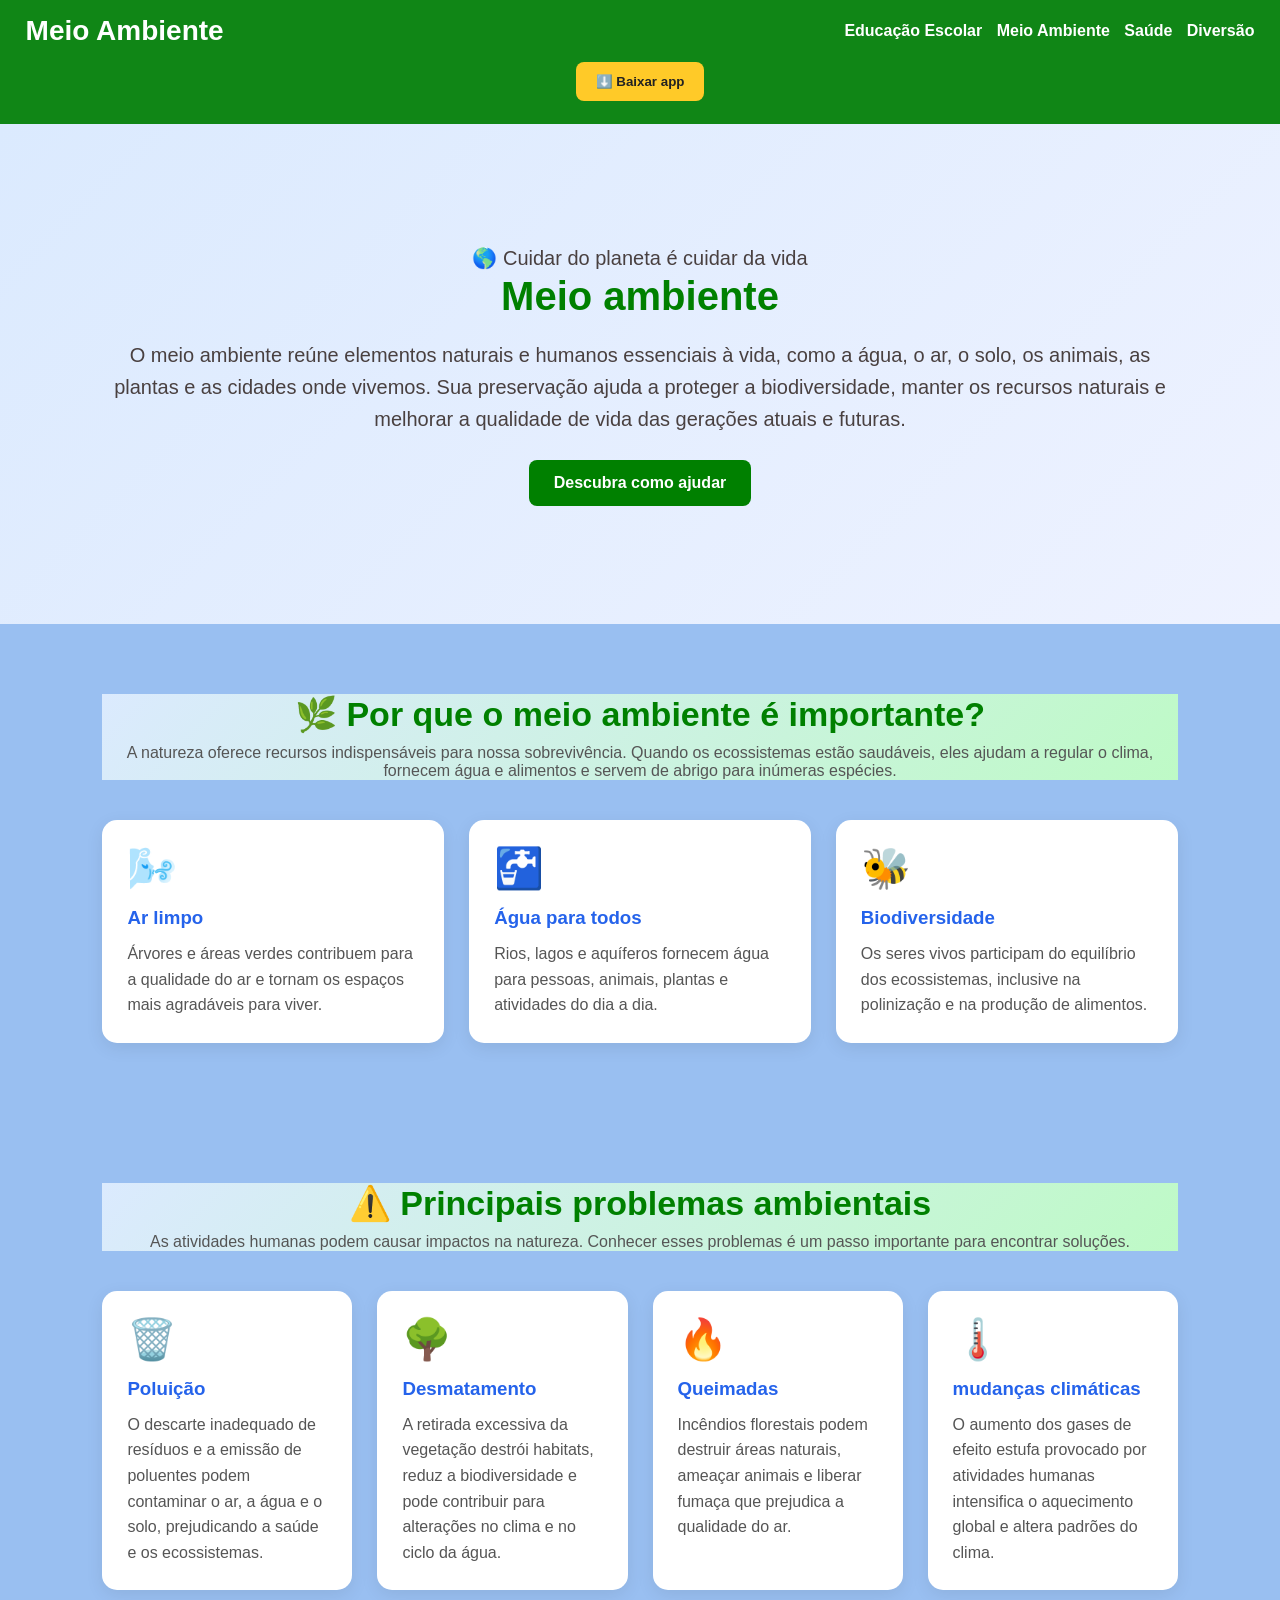
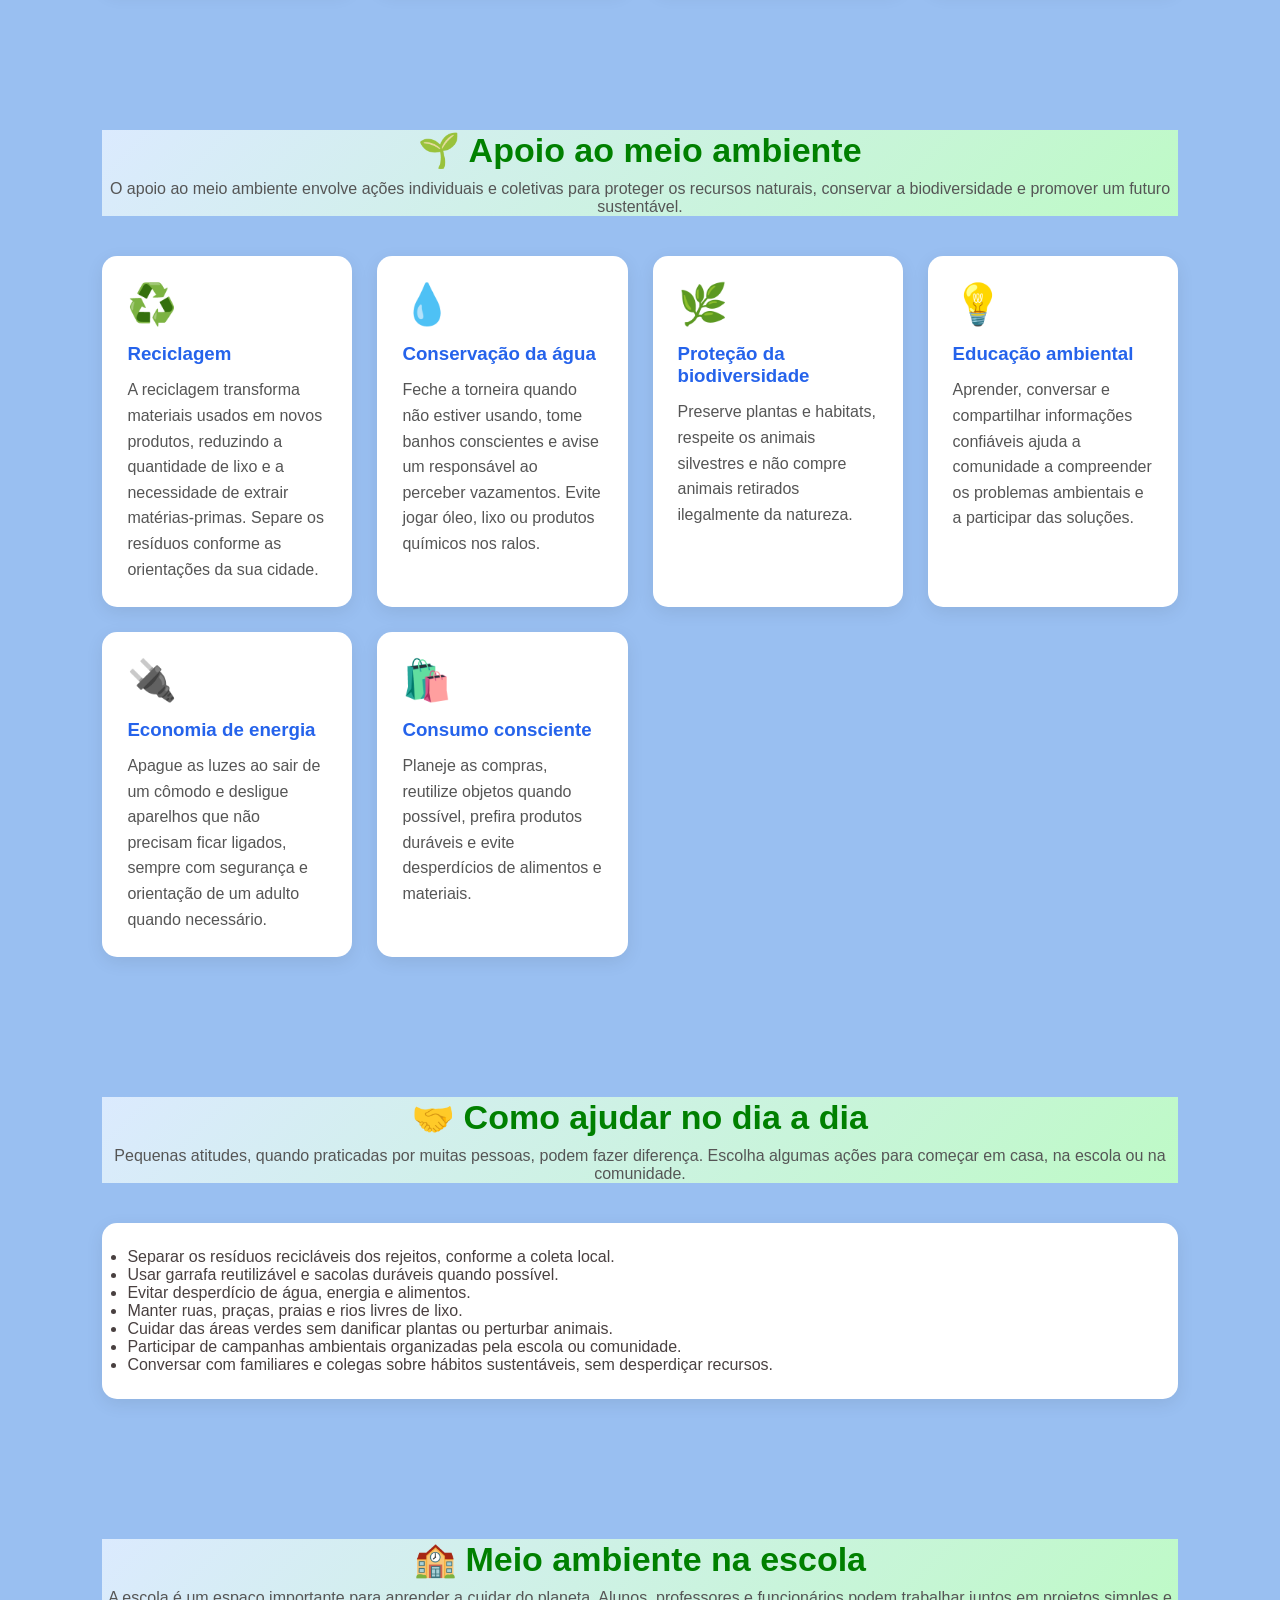
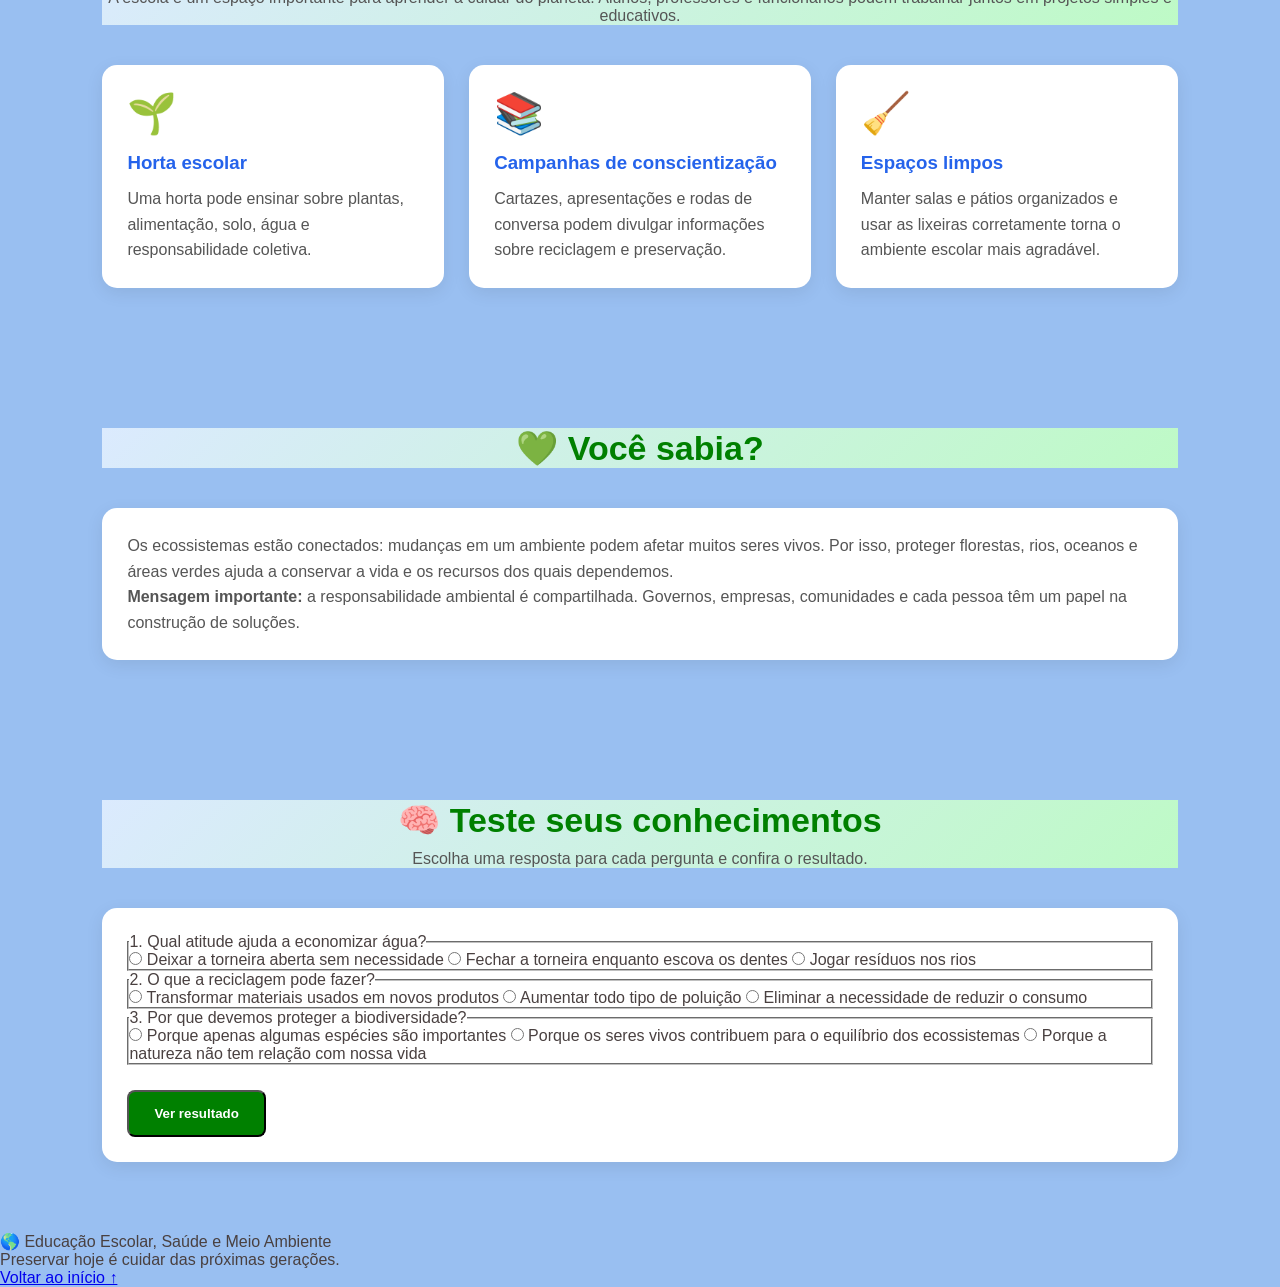
<file: meio_ambiente.html>
<!DOCTYPE html>
<html lang="pt-br">
<head>
    <meta charset="UTF-8">
    <meta name="viewport" content="width=device-width, initial-scale=1.0">
    <link rel="stylesheet" href="style.css">
     <link rel="manifest" href="manifest.json">
    <title>Meio Ambiente</title>
    <meta name="theme-color" content="#1b5e20">
</head>
<body>
    <header>
            <div class="topo">
              <div class="logo">Meio Ambiente</div>
            
            <nav>
                <a href="index.html">Educação Escolar</a>
                <a href="meio_ambiente.html">Meio Ambiente</a>
                <a href="saude.html">Saúde</a>
                <a href="diversao.html">Diversão</a>
            </nav>
    </div>
            <div class="install-area">
                <button class="install-button" id="installAppButton" type="button">⬇️ Baixar app</button>
                <p class="install-message" id="installAppMessage" aria-live="polite"></p>
            </div>
   </header>
    <main>
        <section class="app" id="inicio">
            <div>
                <p class="destaque">🌎 Cuidar do planeta é cuidar da vida</p>
                <h1>Meio ambiente</h1>
                <p>O meio ambiente reúne elementos naturais e humanos essenciais à vida, como a água, o ar, o solo, os animais, as plantas e as cidades onde vivemos. Sua preservação ajuda a proteger a biodiversidade, manter os recursos naturais e melhorar a qualidade de vida das gerações atuais e futuras.</p>
                <a class="botao" href="#como-ajudar">Descubra como ajudar</a>
            </div>
        </section>

        <section id="importancia">
            <div class="titulo">
                <h2>🌿 Por que o meio ambiente é importante?</h2>
                <p>A natureza oferece recursos indispensáveis para nossa sobrevivência. Quando os ecossistemas estão saudáveis, eles ajudam a regular o clima, fornecem água e alimentos e servem de abrigo para inúmeras espécies.</p>
            </div>
            <div class="cards">
                <article class="card">
                    <div class="emoji">🌬️</div>
                    <h3>Ar limpo</h3>
                    <p>Árvores e áreas verdes contribuem para a qualidade do ar e tornam os espaços mais agradáveis para viver.</p>
                </article>
                <article class="card">
                    <div class="emoji">🚰</div>
                    <h3>Água para todos</h3>
                    <p>Rios, lagos e aquíferos fornecem água para pessoas, animais, plantas e atividades do dia a dia.</p>
                </article>
                <article class="card">
                    <div class="emoji">🐝</div>
                    <h3>Biodiversidade</h3>
                    <p>Os seres vivos participam do equilíbrio dos ecossistemas, inclusive na polinização e na produção de alimentos.</p>
                </article>
            </div>
        </section>

        <section id="problemas">
            <div class="titulo">
                <h2>⚠️ Principais problemas ambientais</h2>
                <p>As atividades humanas podem causar impactos na natureza. Conhecer esses problemas é um passo importante para encontrar soluções.</p>
            </div>
            <div class="cards">
                <article class="card">
                    <div class="emoji">🗑️</div>
                    <h3>Poluição</h3>
                    <p>O descarte inadequado de resíduos e a emissão de poluentes podem contaminar o ar, a água e o solo, prejudicando a saúde e os ecossistemas.</p>
                </article>
                <article class="card">
                    <div class="emoji">🌳</div>
                    <h3>Desmatamento</h3>
                    <p>A retirada excessiva da vegetação destrói habitats, reduz a biodiversidade e pode contribuir para alterações no clima e no ciclo da água.</p>
                </article>
                <article class="card">
                    <div class="emoji">🔥</div>
                    <h3>Queimadas</h3>
                    <p>Incêndios florestais podem destruir áreas naturais, ameaçar animais e liberar fumaça que prejudica a qualidade do ar.</p>
                </article>
                <article class="card">
                    <div class="emoji">🌡️</div>
                    <h3> mudanças climáticas</h3>
                    <p>O aumento dos gases de efeito estufa provocado por atividades humanas intensifica o aquecimento global e altera padrões do clima.</p>
                </article>
            </div>
        </section>

        <section id="apoio">
            <div class="titulo">
                <h2>🌱 Apoio ao meio ambiente</h2>
                <p>O apoio ao meio ambiente envolve ações individuais e coletivas para proteger os recursos naturais, conservar a biodiversidade e promover um futuro sustentável.</p>
            </div>
            <div class="cards">
                <article class="card">
                    <div class="emoji">♻️</div>
                    <h3>Reciclagem</h3>
                    <p>A reciclagem transforma materiais usados em novos produtos, reduzindo a quantidade de lixo e a necessidade de extrair matérias-primas. Separe os resíduos conforme as orientações da sua cidade.</p>
                </article>
                <article class="card">
                    <div class="emoji">💧</div>
                    <h3>Conservação da água</h3>
                    <p>Feche a torneira quando não estiver usando, tome banhos conscientes e avise um responsável ao perceber vazamentos. Evite jogar óleo, lixo ou produtos químicos nos ralos.</p>
                </article>
                <article class="card">
                    <div class="emoji">🌿</div>
                    <h3>Proteção da biodiversidade</h3>
                    <p>Preserve plantas e habitats, respeite os animais silvestres e não compre animais retirados ilegalmente da natureza.</p>
                </article>
                <article class="card">
                    <div class="emoji">💡</div>
                    <h3>Educação ambiental</h3>
                    <p>Aprender, conversar e compartilhar informações confiáveis ajuda a comunidade a compreender os problemas ambientais e a participar das soluções.</p>
                </article>
                <article class="card">
                    <div class="emoji">🔌</div>
                    <h3>Economia de energia</h3>
                    <p>Apague as luzes ao sair de um cômodo e desligue aparelhos que não precisam ficar ligados, sempre com segurança e orientação de um adulto quando necessário.</p>
                </article>
                <article class="card">
                    <div class="emoji">🛍️</div>
                    <h3>Consumo consciente</h3>
                    <p>Planeje as compras, reutilize objetos quando possível, prefira produtos duráveis e evite desperdícios de alimentos e materiais.</p>
                </article>
            </div>
        </section>

        <section id="como-ajudar">
            <div class="titulo">
                <h2>🤝 Como ajudar no dia a dia</h2>
                <p>Pequenas atitudes, quando praticadas por muitas pessoas, podem fazer diferença. Escolha algumas ações para começar em casa, na escola ou na comunidade.</p>
            </div>
            <div class="card">
                <ul>
                    <li>Separar os resíduos recicláveis dos rejeitos, conforme a coleta local.</li>
                    <li>Usar garrafa reutilizável e sacolas duráveis quando possível.</li>
                    <li>Evitar desperdício de água, energia e alimentos.</li>
                    <li>Manter ruas, praças, praias e rios livres de lixo.</li>
                    <li>Cuidar das áreas verdes sem danificar plantas ou perturbar animais.</li>
                    <li>Participar de campanhas ambientais organizadas pela escola ou comunidade.</li>
                    <li>Conversar com familiares e colegas sobre hábitos sustentáveis, sem desperdiçar recursos.</li>
                </ul>
            </div>
        </section>

        <section id="escola">
            <div class="titulo">
                <h2>🏫 Meio ambiente na escola</h2>
                <p>A escola é um espaço importante para aprender a cuidar do planeta. Alunos, professores e funcionários podem trabalhar juntos em projetos simples e educativos.</p>
            </div>
            <div class="cards">
                <article class="card">
                    <div class="emoji">🌱</div>
                    <h3>Horta escolar</h3>
                    <p>Uma horta pode ensinar sobre plantas, alimentação, solo, água e responsabilidade coletiva.</p>
                </article>
                <article class="card">
                    <div class="emoji">📚</div>
                    <h3>Campanhas de conscientização</h3>
                    <p>Cartazes, apresentações e rodas de conversa podem divulgar informações sobre reciclagem e preservação.</p>
                </article>
                <article class="card">
                    <div class="emoji">🧹</div>
                    <h3>Espaços limpos</h3>
                    <p>Manter salas e pátios organizados e usar as lixeiras corretamente torna o ambiente escolar mais agradável.</p>
                </article>
            </div>
        </section>

        <section id="curiosidade">
            <div class="titulo">
                <h2>💚 Você sabia?</h2>
            </div>
            <div class="card">
                <p>Os ecossistemas estão conectados: mudanças em um ambiente podem afetar muitos seres vivos. Por isso, proteger florestas, rios, oceanos e áreas verdes ajuda a conservar a vida e os recursos dos quais dependemos.</p>
                <p><strong>Mensagem importante:</strong> a responsabilidade ambiental é compartilhada. Governos, empresas, comunidades e cada pessoa têm um papel na construção de soluções.</p>
            </div>
        </section>

        <section id="quiz">
            <div class="titulo">
                <h2>🧠 Teste seus conhecimentos</h2>
                <p>Escolha uma resposta para cada pergunta e confira o resultado.</p>
            </div>
            <div class="card quiz-card">
                <fieldset>
                    <legend>1. Qual atitude ajuda a economizar água?</legend>
                    <label><input type="radio" name="q1" value="0"> Deixar a torneira aberta sem necessidade</label>
                    <label><input type="radio" name="q1" value="1"> Fechar a torneira enquanto escova os dentes</label>
                    <label><input type="radio" name="q1" value="0"> Jogar resíduos nos rios</label>
                </fieldset>
                <fieldset>
                    <legend>2. O que a reciclagem pode fazer?</legend>
                    <label><input type="radio" name="q2" value="1"> Transformar materiais usados em novos produtos</label>
                    <label><input type="radio" name="q2" value="0"> Aumentar todo tipo de poluição</label>
                    <label><input type="radio" name="q2" value="0"> Eliminar a necessidade de reduzir o consumo</label>
                </fieldset>
                <fieldset>
                    <legend>3. Por que devemos proteger a biodiversidade?</legend>
                    <label><input type="radio" name="q3" value="0"> Porque apenas algumas espécies são importantes</label>
                    <label><input type="radio" name="q3" value="1"> Porque os seres vivos contribuem para o equilíbrio dos ecossistemas</label>
                    <label><input type="radio" name="q3" value="0"> Porque a natureza não tem relação com nossa vida</label>
                </fieldset>
                <button class="botao" id="verResultado" type="button">Ver resultado</button>
                <p id="resultadoQuiz" aria-live="polite"></p>
            </div>
        </section>
    </main>

    <footer>
        <p>🌎 Educação Escolar, Saúde e Meio Ambiente</p>
        <p>Preservar hoje é cuidar das próximas gerações.</p>
        <a href="#inicio">Voltar ao início ↑</a>
    </footer>
    <script>
        document.getElementById("verResultado").addEventListener("click", function () {
            const totalPerguntas = 3;
            let respondidas = 0;
            let pontos = 0;

            for (let i = 1; i <= totalPerguntas; i++) {
                const resposta = document.querySelector('input[name="q' + i + '"]:checked');
                if (resposta) {
                    respondidas++;
                    pontos += Number(resposta.value);
                }
            }

            const resultado = document.getElementById("resultadoQuiz");
            if (respondidas < totalPerguntas) {
                resultado.textContent = "Responda às 3 perguntas para conferir seu resultado.";
                return;
            }

            resultado.textContent = "Você acertou " + pontos + " de " + totalPerguntas + " perguntas. " +
                (pontos === totalPerguntas
                    ? "Parabéns! Você conhece boas práticas ambientais."
                    : "Muito bem por participar! Revise os conteúdos e tente novamente.");
        });
    </script>
    <script src="pwa.js" defer></script>
</body>
</html>
</file>
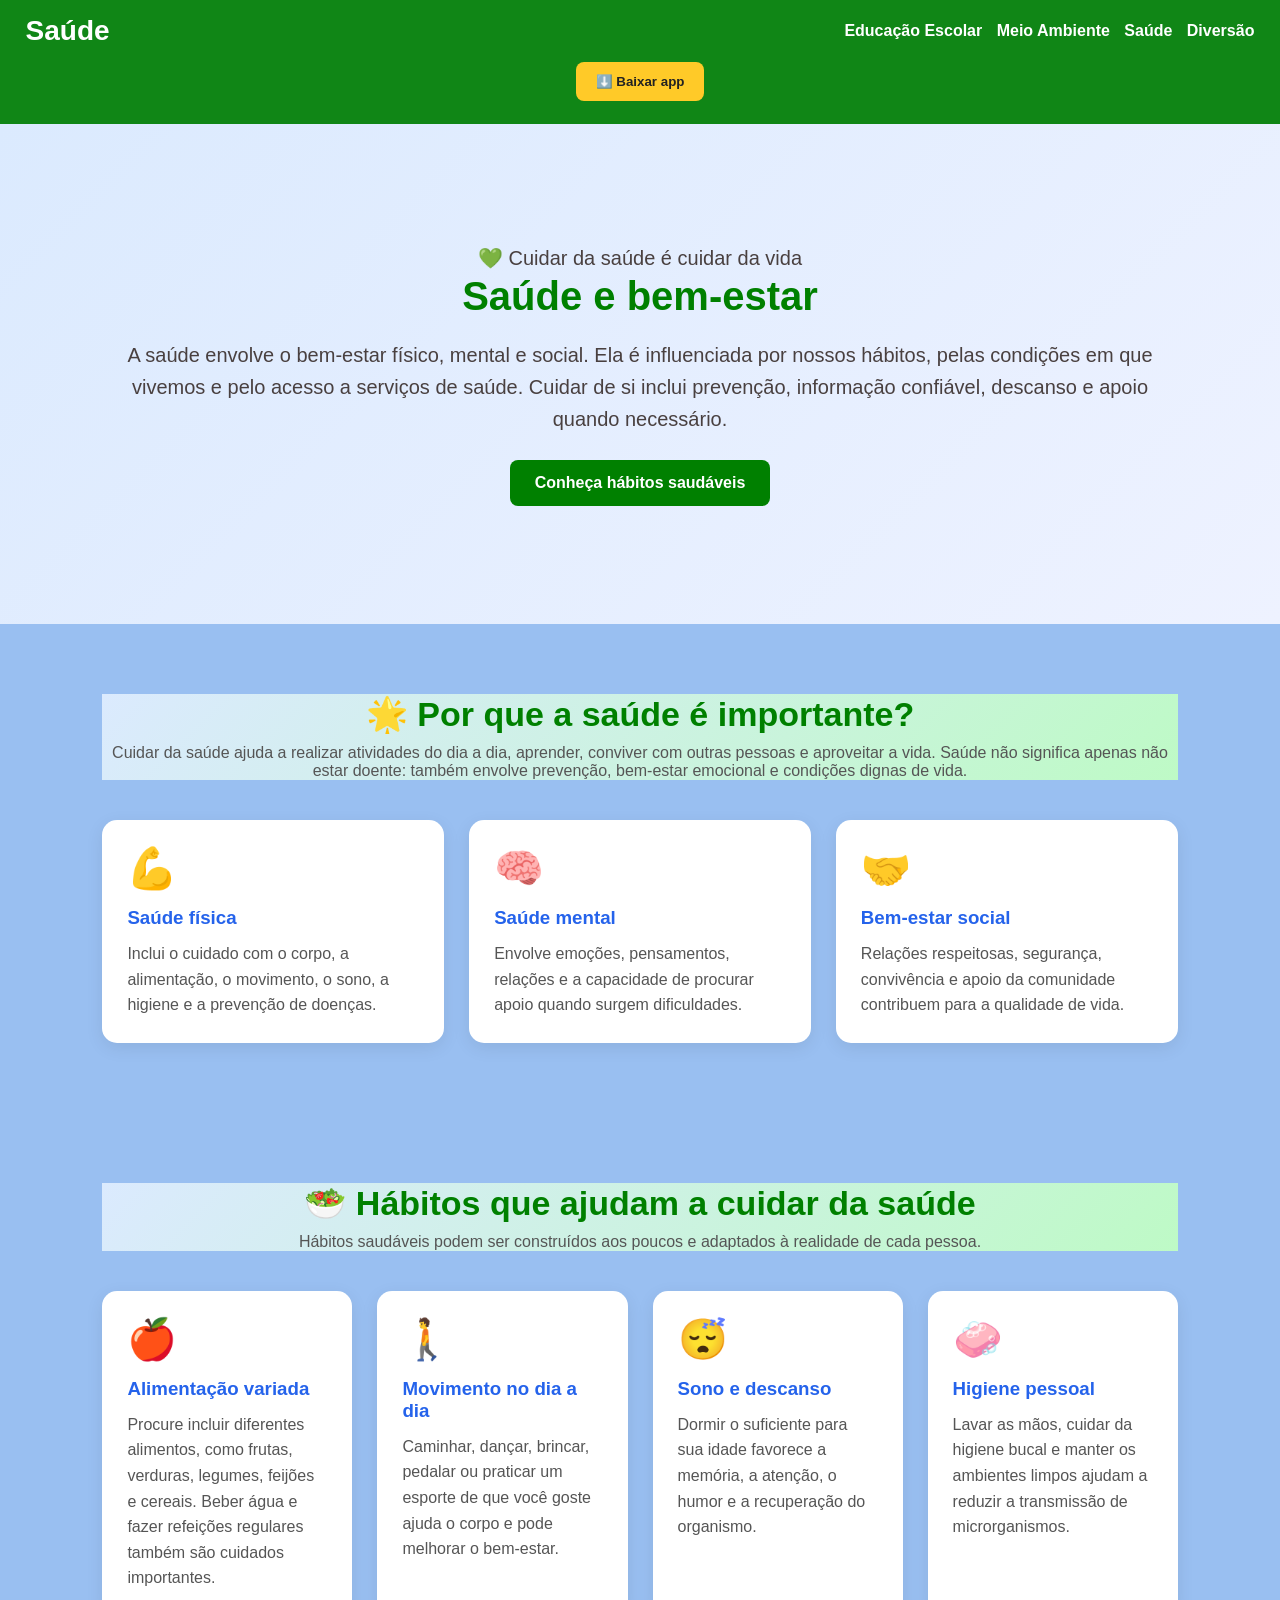
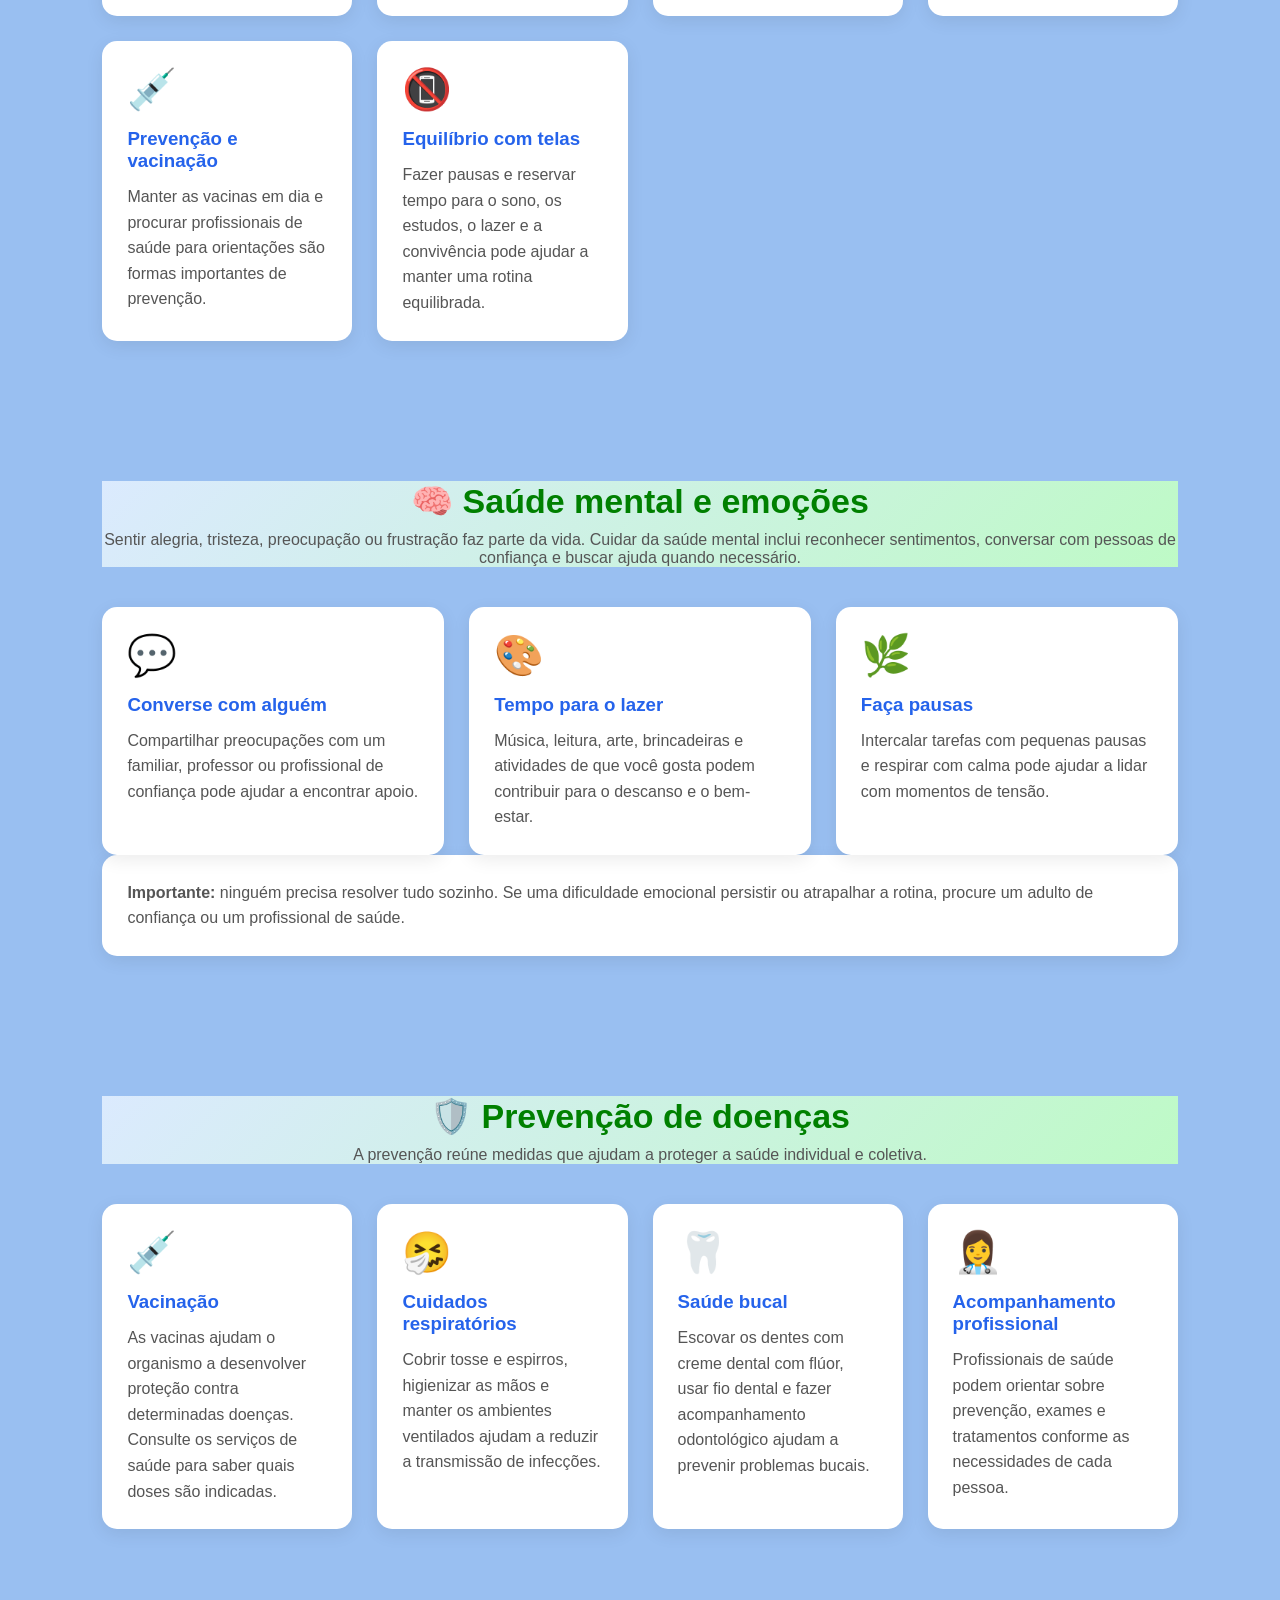
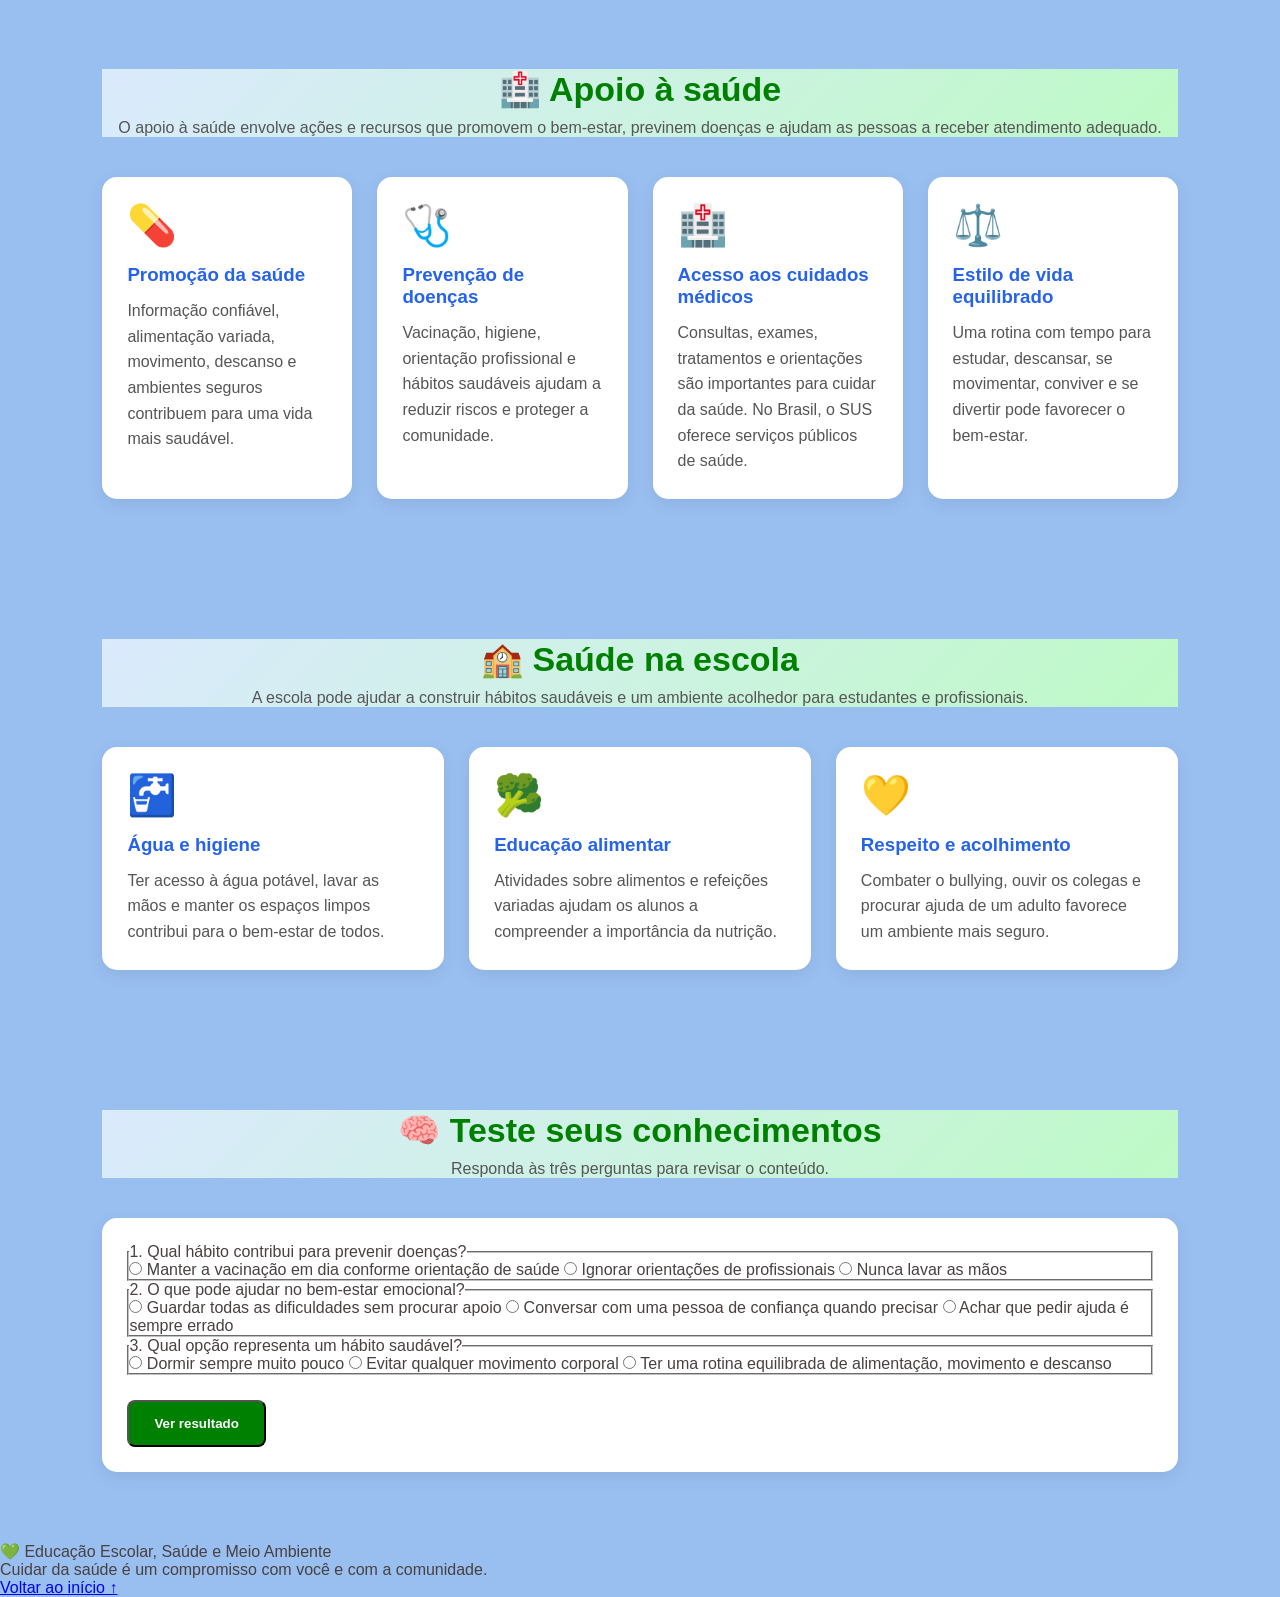
<file: saude.html>
<!DOCTYPE html>
<html lang="pt-br">
<head>
    <meta charset="UTF-8">
    <meta name="viewport" content="width=device-width, initial-scale=1.0">
   <link rel="stylesheet" href="style.css">
    <title>Saúde</title>
    <link rel="manifest" href="manifest.json">
    <meta name="theme-color" content="#1b5e20">
</head>
<body>
  <header>
            <div class="topo">
              <div class="logo">Saúde</div>
            
            <nav>
                <a href="index.html">Educação Escolar</a>
                <a href="meio_ambiente.html">Meio Ambiente</a>
                <a href="saude.html">Saúde</a>
                <a href="diversao.html">Diversão</a>
            </nav>
    </div>
            <div class="install-area">
                <button class="install-button" id="installAppButton" type="button">⬇️ Baixar app</button>
                <p class="install-message" id="installAppMessage" aria-live="polite"></p>
            </div>
   </header>
    <main>
        <section class="app" id="inicio">
            <div>
                <p class="destaque">💚 Cuidar da saúde é cuidar da vida</p>
                <h1>Saúde e bem-estar</h1>
                <p>A saúde envolve o bem-estar físico, mental e social. Ela é influenciada por nossos hábitos, pelas condições em que vivemos e pelo acesso a serviços de saúde. Cuidar de si inclui prevenção, informação confiável, descanso e apoio quando necessário.</p>
                <a class="botao" href="#cuidados">Conheça hábitos saudáveis</a>
            </div>
        </section>

        <section id="importancia">
            <div class="titulo">
                <h2>🌟 Por que a saúde é importante?</h2>
                <p>Cuidar da saúde ajuda a realizar atividades do dia a dia, aprender, conviver com outras pessoas e aproveitar a vida. Saúde não significa apenas não estar doente: também envolve prevenção, bem-estar emocional e condições dignas de vida.</p>
            </div>
            <div class="cards">
                <article class="card"><div class="emoji">💪</div><h3>Saúde física</h3><p>Inclui o cuidado com o corpo, a alimentação, o movimento, o sono, a higiene e a prevenção de doenças.</p></article>
                <article class="card"><div class="emoji">🧠</div><h3>Saúde mental</h3><p>Envolve emoções, pensamentos, relações e a capacidade de procurar apoio quando surgem dificuldades.</p></article>
                <article class="card"><div class="emoji">🤝</div><h3>Bem-estar social</h3><p>Relações respeitosas, segurança, convivência e apoio da comunidade contribuem para a qualidade de vida.</p></article>
            </div>
        </section>

        <section id="cuidados">
            <div class="titulo"><h2>🥗 Hábitos que ajudam a cuidar da saúde</h2><p>Hábitos saudáveis podem ser construídos aos poucos e adaptados à realidade de cada pessoa.</p></div>
            <div class="cards">
                <article class="card"><div class="emoji">🍎</div><h3>Alimentação variada</h3><p>Procure incluir diferentes alimentos, como frutas, verduras, legumes, feijões e cereais. Beber água e fazer refeições regulares também são cuidados importantes.</p></article>
                <article class="card"><div class="emoji">🚶</div><h3>Movimento no dia a dia</h3><p>Caminhar, dançar, brincar, pedalar ou praticar um esporte de que você goste ajuda o corpo e pode melhorar o bem-estar.</p></article>
                <article class="card"><div class="emoji">😴</div><h3>Sono e descanso</h3><p>Dormir o suficiente para sua idade favorece a memória, a atenção, o humor e a recuperação do organismo.</p></article>
                <article class="card"><div class="emoji">🧼</div><h3>Higiene pessoal</h3><p>Lavar as mãos, cuidar da higiene bucal e manter os ambientes limpos ajudam a reduzir a transmissão de microrganismos.</p></article>
                <article class="card"><div class="emoji">💉</div><h3>Prevenção e vacinação</h3><p>Manter as vacinas em dia e procurar profissionais de saúde para orientações são formas importantes de prevenção.</p></article>
                <article class="card"><div class="emoji">📵</div><h3>Equilíbrio com telas</h3><p>Fazer pausas e reservar tempo para o sono, os estudos, o lazer e a convivência pode ajudar a manter uma rotina equilibrada.</p></article>
            </div>
        </section>

        <section id="mental">
            <div class="titulo"><h2>🧠 Saúde mental e emoções</h2><p>Sentir alegria, tristeza, preocupação ou frustração faz parte da vida. Cuidar da saúde mental inclui reconhecer sentimentos, conversar com pessoas de confiança e buscar ajuda quando necessário.</p></div>
            <div class="cards">
                <article class="card"><div class="emoji">💬</div><h3>Converse com alguém</h3><p>Compartilhar preocupações com um familiar, professor ou profissional de confiança pode ajudar a encontrar apoio.</p></article>
                <article class="card"><div class="emoji">🎨</div><h3>Tempo para o lazer</h3><p>Música, leitura, arte, brincadeiras e atividades de que você gosta podem contribuir para o descanso e o bem-estar.</p></article>
                <article class="card"><div class="emoji">🌿</div><h3>Faça pausas</h3><p>Intercalar tarefas com pequenas pausas e respirar com calma pode ajudar a lidar com momentos de tensão.</p></article>
            </div>
            <div class="card"><p><strong>Importante:</strong> ninguém precisa resolver tudo sozinho. Se uma dificuldade emocional persistir ou atrapalhar a rotina, procure um adulto de confiança ou um profissional de saúde.</p></div>
        </section>

        <section id="prevencao">
            <div class="titulo"><h2>🛡️ Prevenção de doenças</h2><p>A prevenção reúne medidas que ajudam a proteger a saúde individual e coletiva.</p></div>
            <div class="cards">
                <article class="card"><div class="emoji">💉</div><h3>Vacinação</h3><p>As vacinas ajudam o organismo a desenvolver proteção contra determinadas doenças. Consulte os serviços de saúde para saber quais doses são indicadas.</p></article>
                <article class="card"><div class="emoji">🤧</div><h3>Cuidados respiratórios</h3><p>Cobrir tosse e espirros, higienizar as mãos e manter os ambientes ventilados ajudam a reduzir a transmissão de infecções.</p></article>
                <article class="card"><div class="emoji">🦷</div><h3>Saúde bucal</h3><p>Escovar os dentes com creme dental com flúor, usar fio dental e fazer acompanhamento odontológico ajudam a prevenir problemas bucais.</p></article>
                <article class="card"><div class="emoji">👩‍⚕️</div><h3>Acompanhamento profissional</h3><p>Profissionais de saúde podem orientar sobre prevenção, exames e tratamentos conforme as necessidades de cada pessoa.</p></article>
            </div>
        </section>

        <section id="apoio">
            <div class="titulo"><h2>🏥 Apoio à saúde</h2><p>O apoio à saúde envolve ações e recursos que promovem o bem-estar, previnem doenças e ajudam as pessoas a receber atendimento adequado.</p></div>
            <div class="cards">
                <article class="card"><div class="emoji">💊</div><h3>Promoção da saúde</h3><p>Informação confiável, alimentação variada, movimento, descanso e ambientes seguros contribuem para uma vida mais saudável.</p></article>
                <article class="card"><div class="emoji">🩺</div><h3>Prevenção de doenças</h3><p>Vacinação, higiene, orientação profissional e hábitos saudáveis ajudam a reduzir riscos e proteger a comunidade.</p></article>
                <article class="card"><div class="emoji">🏥</div><h3>Acesso aos cuidados médicos</h3><p>Consultas, exames, tratamentos e orientações são importantes para cuidar da saúde. No Brasil, o SUS oferece serviços públicos de saúde.</p></article>
                <article class="card"><div class="emoji">⚖️</div><h3>Estilo de vida equilibrado</h3><p>Uma rotina com tempo para estudar, descansar, se movimentar, conviver e se divertir pode favorecer o bem-estar.</p></article>
            </div>
        </section>

        <section id="escola">
            <div class="titulo"><h2>🏫 Saúde na escola</h2><p>A escola pode ajudar a construir hábitos saudáveis e um ambiente acolhedor para estudantes e profissionais.</p></div>
            <div class="cards">
                <article class="card"><div class="emoji">🚰</div><h3>Água e higiene</h3><p>Ter acesso à água potável, lavar as mãos e manter os espaços limpos contribui para o bem-estar de todos.</p></article>
                <article class="card"><div class="emoji">🥦</div><h3>Educação alimentar</h3><p>Atividades sobre alimentos e refeições variadas ajudam os alunos a compreender a importância da nutrição.</p></article>
                <article class="card"><div class="emoji">💛</div><h3>Respeito e acolhimento</h3><p>Combater o bullying, ouvir os colegas e procurar ajuda de um adulto favorece um ambiente mais seguro.</p></article>
            </div>
        </section>

        <section id="quiz">
            <div class="titulo"><h2>🧠 Teste seus conhecimentos</h2><p>Responda às três perguntas para revisar o conteúdo.</p></div>
            <div class="card quiz-card">
                <fieldset><legend>1. Qual hábito contribui para prevenir doenças?</legend>
                    <label><input type="radio" name="q1" value="1"> Manter a vacinação em dia conforme orientação de saúde</label>
                    <label><input type="radio" name="q1" value="0"> Ignorar orientações de profissionais</label>
                    <label><input type="radio" name="q1" value="0"> Nunca lavar as mãos</label>
                </fieldset>
                <fieldset><legend>2. O que pode ajudar no bem-estar emocional?</legend>
                    <label><input type="radio" name="q2" value="0"> Guardar todas as dificuldades sem procurar apoio</label>
                    <label><input type="radio" name="q2" value="1"> Conversar com uma pessoa de confiança quando precisar</label>
                    <label><input type="radio" name="q2" value="0"> Achar que pedir ajuda é sempre errado</label>
                </fieldset>
                <fieldset><legend>3. Qual opção representa um hábito saudável?</legend>
                    <label><input type="radio" name="q3" value="0"> Dormir sempre muito pouco</label>
                    <label><input type="radio" name="q3" value="0"> Evitar qualquer movimento corporal</label>
                    <label><input type="radio" name="q3" value="1"> Ter uma rotina equilibrada de alimentação, movimento e descanso</label>
                </fieldset>
                <button class="botao" id="verResultado" type="button">Ver resultado</button>
                <p id="resultadoQuiz" aria-live="polite"></p>
            </div>
        </section>
    </main>
    <footer>
        <p>💚 Educação Escolar, Saúde e Meio Ambiente</p>
        <p>Cuidar da saúde é um compromisso com você e com a comunidade.</p>
        <a href="#inicio">Voltar ao início ↑</a>
    </footer>
<script>
        document.getElementById("verResultado").addEventListener("click", function () {
            let respondidas = 0;
            let pontos = 0;
            for (let i = 1; i <= 3; i++) {
                const resposta = document.querySelector('input[name="q' + i + '"]:checked');
                if (resposta) {
                    respondidas++;
                    pontos += Number(resposta.value);
                }
            }
            const resultado = document.getElementById("resultadoQuiz");
            if (respondidas < 3) {
                resultado.textContent = "Responda às 3 perguntas para conferir seu resultado.";
                return;
            }
            resultado.textContent = "Você acertou " + pontos + " de 3 perguntas. " +
                (pontos === 3 ? "Parabéns! Você compreendeu os principais cuidados com a saúde." :
                "Obrigado por participar! Revise o conteúdo e tente novamente.");
        });
    </script>
    <script src="pwa.js" defer></script>
</body>
</html>
</file>
<file: style.css>
* {
        margin: 0;
        padding: 0;
        box-sizing: border-box;
        font-family: Arial, sans-serif;
        }
        html{
            scroll-behavior: smooth;
        }
      .app {
       min-height: 500px;
       display: flex;
       justify-content: center;
       align-items: center;
       text-align: center;
       padding: 60px 8%;
       background: linear-gradient(135deg, #dbeafe, #eef2ff);
      }  
      .app h1 {
        font-size: 40px;
        margin-bottom: 20px;
        color: green;
        text-align: center;
      }
      .app p {
        font-size: 20px;
        line-height: 1.6;
        text-align: center;
        margin: auto;
      }
      .topo {
        display: flex;
        gap: 20px;
        justify-content: space-between;
        align-items: center;
        width: 100%;
            }


      body {
        background: #99bff1;
        color: #494040;
      }
      header {
        background:linear-gradient(135deg, #108616, #108616);
        padding: 15px 2%;
        position: sticky;
        top: 0;
        z-index: 250px;
        color: white;
      }
      .logo {
        font-size: 28px;
        font-weight: bold;
        text-align: center;
      }
      nav a {
            color: white;
            text-decoration: none;
            margin-left: 10px;
            font-weight: bold;
            text-align: center;
            
        }

        nav a:hover {
            text-decoration: underline;
        }
      .install-area {
        display: flex;
        flex-direction: column;
        align-items: center;
        gap: 8px;
        margin-top: 15px;
      }
      .install-button {
        border: 0;
        padding: 12px 20px;
        background: #ffca28;
        color: #222;
        border-radius: 8px;
        font-weight: bold;
        cursor: pointer;
      }
      .install-button:hover {
        background: #ffd95a;
      }
      .install-message {
        color: white;
        font-size: 14px;
        text-align: center;
      }
      .botao {
        display: inline-block;
        padding: 14px 25px;
        background: green;
        color: white;
        text-decoration: none;
        border-radius: 8px;
        margin-top: 25px;
        font-weight: bold;
      }
      section {
        padding: 70px 8%;
      }
      .titulo {
        text-align: center;
        margin-bottom: 40px;
        background: linear-gradient(135deg, #dbeafe, #befac6);
      }
      .titulo h2 {
        font-size: 34px;
        margin-bottom: 10px;
        color: rgb(0, 128, 0);
        
      }
      .titulo p {
        color: #555;
    
      }
      .cards {
        display: grid;
        grid-template-columns: repeat(auto-fit, minmax(230px, 1fr));
        gap: 25px;
      }
      .card {
        background: white;
        padding: 25px;
        border-radius: 15px;
        box-shadow: 0 5px 18px rgba(0, 0, 0, 0.08);
      }
      .card h3 {
        margin-bottom: 12px;
        color: #2563eb;
      }
      .card p {
        color: #555;
        line-height: 1.6;
      }
      .titulo h1 {
        font-size: 34px;
        margin-bottom: 10px;
        color: green;
      }
      .tecnica{
            max-width: 850px;
            margin: auto;
        }

        .tecnica li {
            background: white;
            margin: 12px 0;
            padding: 17px;
            border-left: 5px solid #2563eb;
            list-style: none;
            border-radius: 5px;
            box-shadow: 0 3px 10px rgba(0,0,0,0.05);
        }
      
    @media (max-width: 800px) {
            .topo {
                flex-direction: column;
            }

            nav a {
                margin: 5px;
                display: inline-block;
            }
    }
            .card .emoji{
            font-size: 40px;
            margin-bottom: 15px;
        }
</file>
